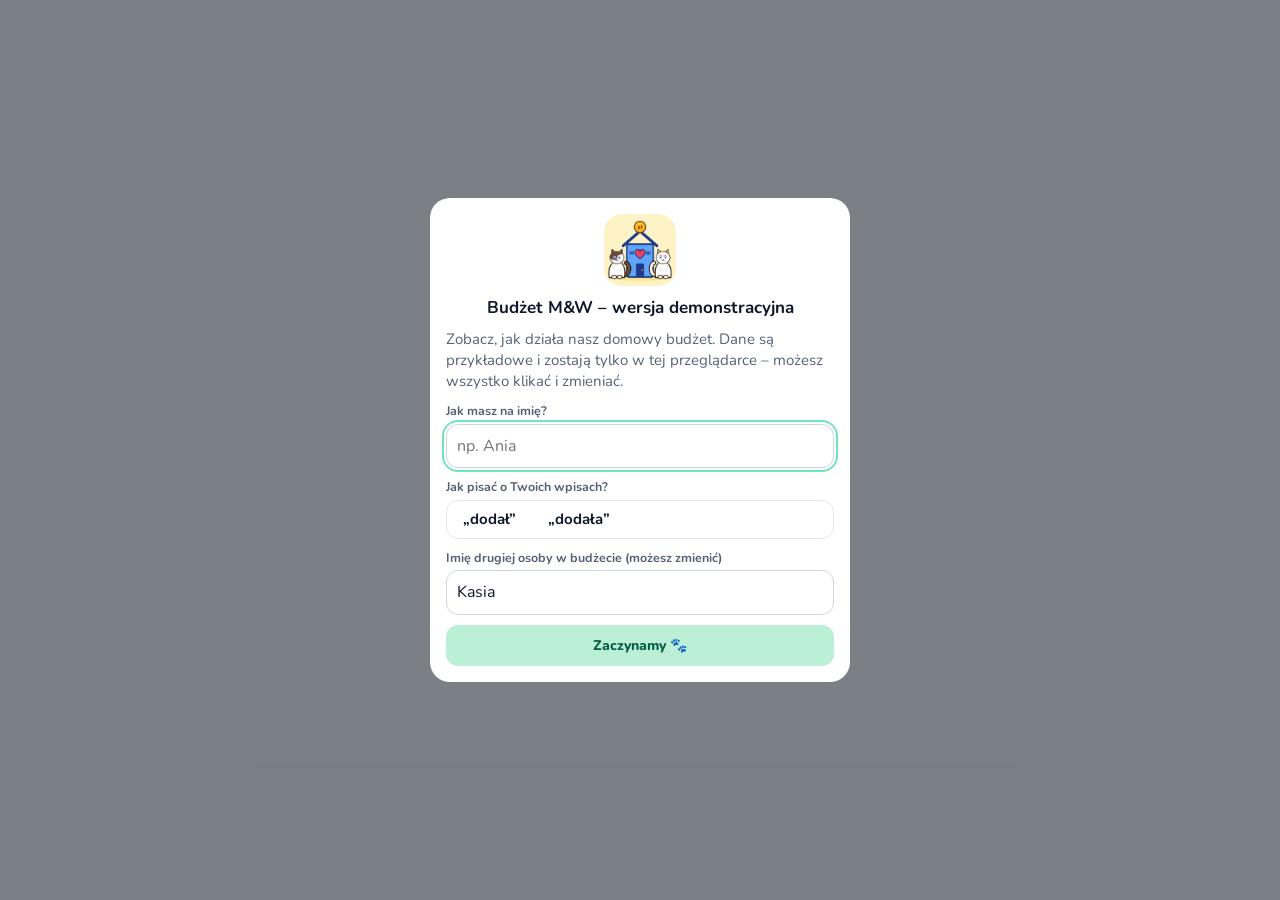
<file: demo/index.html>
<!doctype html>
<html lang="pl"><head>
<meta charset="utf-8">
<meta name="viewport" content="width=device-width,initial-scale=1,viewport-fit=cover">
<meta name="theme-color" content="#e8edff">
<meta name="apple-mobile-web-app-capable" content="yes">
<meta name="mobile-web-app-capable" content="yes">
<meta name="apple-mobile-web-app-status-bar-style" content="default">
<meta name="apple-mobile-web-app-title" content="Budżet M&amp;W">
<title>Budżet M&amp;W – demo</title>
<meta name="robots" content="noindex">
<link rel="preconnect" href="https://fonts.googleapis.com" crossorigin>
<link rel="preconnect" href="https://fonts.gstatic.com" crossorigin>
<link rel="stylesheet" href="https://fonts.googleapis.com/css2?family=Nunito:wght@400;600;700;800;900&display=swap" crossorigin><!-- crossorigin: the service worker can keep it for offline (an opaque answer is not cached) -->
<link rel="icon" href="../icon-192.png?v=5">
<link rel="apple-touch-icon" href="../apple-touch-icon.png?v=5">
<link rel="stylesheet" href="../style.css">
</head>
<body>
<div id="login" class="login" hidden>
  <div class="lcard">
  <img src="../icon-192.png?v=5" alt="" class="licon" width="84" height="84">
  <h1>Budżet M&amp;W</h1>
  <div class="mini">Wasz wspólny domowy budżet 💛</div>
  <label class="fld"><span>E-mail</span><input id="em" type="email" autocomplete="username"></label>
  <label class="fld"><span>Hasło</span><input id="pw" type="password" autocomplete="current-password"></label>
  <button class="btn primary" id="loginBtn">Zaloguj</button>
  <div class="err" id="lerr"></div>
  <div class="lcats" id="lcats"></div>
  </div>
</div>
<div id="main" hidden>
<header class="top"><div class="in gut">
  <button class="hb" id="prevM" aria-label="Poprzedni miesiąc">‹</button>
  <div class="mlab"><b id="mlabel">Budżet M&amp;W</b><small id="sync">łączenie…</small></div>
  <button class="hb" id="nextM" aria-label="Następny miesiąc">›</button>
  <button class="hb find" id="findBtn" aria-label="Szukaj">🔍</button>
  <button class="hb today" id="todayBtn" aria-label="Na dziś">🔔</button>
  <button class="hb gear" id="gearBtn" aria-label="Ustawienia">⚙️</button>
</div></header>

<main id="app" class="gut"><div class="skel" aria-label="Wczytywanie budżetu…"><i class="sk" style="height:84px"></i><div class="sk2"><i class="sk"></i><i class="sk"></i><i class="sk"></i><i class="sk"></i></div><i class="sk" style="height:40px"></i><i class="sk" style="height:120px"></i><i class="sk" style="height:120px"></i></div></main>

<nav class="tabs" aria-label="Sekcje"><div class="in">
  <button data-tab="dash" aria-current="page"><span class="e">📊</span>Budżet</button>
  <button data-tab="tx"><span class="e">🧾</span>Rejestr</button>
  <button data-tab="fix"><span class="e">📌</span>Stałe</button>
  <button data-tab="maj"><span class="e">💰</span>Majątek</button>
</div></nav>
<button class="fab" id="addBtn" aria-label="Dodaj transakcję">+</button>

</div>

<div id="sheet" class="ov" hidden><div class="sheet" role="dialog" aria-modal="true" aria-labelledby="shTitle">
  <h2 id="shTitle">Nowa transakcja</h2>
  <div class="typeseg" id="mt" role="group" aria-label="Rodzaj">
    <button data-v="exp" aria-pressed="true">Wydatek</button><button data-v="inc" aria-pressed="false">Przychód</button><button data-v="tr" aria-pressed="false">Przelew</button>
  </div>
  <div class="g2">
    <label class="fld"><span id="maLab">Kwota (zł)</span><span class="calc"><input id="ma" inputmode="decimal" placeholder="0,00" autocomplete="off"><button type="button" class="cop" data-op="+" aria-label="Dodaj kolejną kwotę">+</button><button type="button" class="cop" data-op="-" aria-label="Odejmij kwotę">−</button></span><small class="mini" id="maSum"></small></label>
    <label class="fld"><span>Data</span><input id="md" type="date"></label>
  </div>
  <label class="fld"><span>Notatka</span><input id="mn" placeholder="np. Biedronka (opcjonalnie)" autocomplete="off"></label>
  <div class="nsug" id="mnSug" hidden></div>
  <div class="fld" id="msWrap"><span>Pozycja budżetu</span><button type="button" class="pickbtn" id="msBtn"></button><input type="hidden" id="ms"><small class="mini" id="msHint"></small>
    <div id="splitWrap" class="split" hidden><div id="splitRows"></div><button type="button" class="btn sm" id="splitAdd">+ Kolejna pozycja</button></div>
    <button type="button" class="btn sm" id="splitBtn">✂️ Podziel paragon na kilka pozycji</button></div>
  <div class="g2">
    <label class="fld"><span id="mcLab">Konto</span><select id="mc"></select></label>
    <label class="fld" id="mtoWrap" hidden><span>Na konto</span><select id="mto"></select></label>
    <label class="fld" id="mwWrap"><span>Kto</span><select id="mw"><option value="Mati">Mati</option><option value="Wercia">Wercia</option></select></label>
  </div>
  <div id="fxTr" class="fxbox" hidden><label class="fld"><span id="ma2Lab">Wpłynie na konto</span><input id="ma2" inputmode="decimal" placeholder="0,00" autocomplete="off"></label><small class="mini" id="fxRate"></small></div>
  <div id="msaveWrap" class="fxbox save" hidden><b class="mini" id="msaveLab"></b><div id="msaveRows"></div><small class="mini" id="msaveHint"></small></div>
  <div id="fxCard" class="fxbox" hidden><div class="g2"><label class="fld"><span>Waluta</span><select id="fxc"></select></label><label class="fld"><span>Kwota w walucie</span><input id="fxa" inputmode="decimal" placeholder="0,00" autocomplete="off"></label></div><small class="mini" id="fxCardRate"></small></div>
  <button type="button" class="coin" id="rnd" aria-pressed="true" hidden></button>
  <div class="fld" id="mwarWrap" hidden><span>🛡️ Gwarancja <small class="mini">– przypomnę miesiąc przed końcem</small></span><div class="g2"><select id="mwar"><option value="">bez gwarancji</option><option value="12">1 rok</option><option value="24">2 lata (rękojmia)</option><option value="36">3 lata</option><option value="60">5 lat</option><option value="date">do dnia…</option></select><input type="date" id="mward" hidden></div><small class="mini" id="mwarPh" hidden>📷 <button type="button" class="lnk" id="mwarPhBtn">Dołącz zdjęcie paragonu</button> – przyda się przy reklamacji</small></div>
  <label class="fld" id="mdebtWrap" hidden><span>🔻 Spłata zobowiązania</span><select id="mdebt"></select><small class="mini" id="mdebtHint" hidden></small></label>
  <label class="fld" id="mprojWrap" hidden><span>🏷️ Projekt</span><select id="mproj"></select></label>
  <div class="g2" id="mcarWrap" hidden><label class="fld"><span>⛽ Litry</span><input id="mlit" inputmode="decimal" placeholder="opcjonalnie" autocomplete="off"></label><label class="fld"><span>Licznik (km)</span><input id="modo" inputmode="numeric" placeholder="opcjonalnie" autocomplete="off"></label></div>
  <div class="fld" id="mforWrap" hidden><span>🤝 Za kogoś <small class="mini">– nie liczy się do budżetu, ta osoba odda</small></span><input id="mfor" list="mforL" placeholder="Kto odda? np. Tata" autocomplete="off"><datalist id="mforL"></datalist></div>
  <div class="fld" id="mulgaWrap" hidden><span>🧾 Ulga w PIT</span><select id="mulga"></select><small class="mini" id="mulgaHint" hidden></small></div>
  <div class="fld" id="mphWrap" hidden><span>📷 Zdjęcia paragonu</span><div id="mph" class="phs"></div><small class="mini" id="mphHint"></small></div>
  <input type="file" id="mphIn" accept="image/*" multiple hidden>
  <div class="xbtns"><button type="button" class="btn sm" id="fxBtn" hidden>🌍 Płatność w obcej walucie</button><button type="button" class="btn sm" id="mdebtBtn" hidden>🔻 Spłata zobowiązania</button><button type="button" class="btn sm" id="mprojBtn" hidden>🏷️ Projekt</button><button type="button" class="btn sm" id="mulgaBtn" hidden>🧾 Do ulgi w PIT</button><button type="button" class="btn sm" id="mforBtn" hidden>🤝 Za kogoś</button><button type="button" class="btn sm" id="mphBtn" hidden>📷 Zdjęcie paragonu</button></div>
  <div class="shfoot"><div class="g2"><button class="btn" id="shCancel">Anuluj</button><button class="btn primary" id="shSave">Zapisz</button></div><button class="btn sm" id="shNext">Zapisz i dodaj kolejny ›</button></div>
  <button class="btn sm" id="shRef" hidden style="align-self:center">↩️ Oznacz zwrot</button>
  <div class="mini" id="shWho" hidden style="text-align:center"></div>
  <button class="btn sm" id="shDel" hidden style="align-self:center;color:var(--exp);background:none">Usuń transakcję</button>
</div></div>

<div id="pick" class="ov" hidden><div class="sheet pick" role="dialog" aria-modal="true" aria-labelledby="pkTitle">
  <div class="r1"><h2 id="pkTitle">Wybierz pozycję</h2><button type="button" class="btn sm" id="pkClose">Zamknij</button></div>
  <input id="pq" class="pq" type="search" enterkeyhint="search" placeholder="🔍 Wpisz kilka liter, np. kaw" autocomplete="off">
  <div id="pkBody" class="pkbody"></div>
</div></div>

<div id="phv" class="ov phv" hidden><div class="phvin" role="dialog" aria-modal="true" aria-label="Zdjęcie paragonu"><img id="phvImg" alt="Zdjęcie paragonu"><div class="g2"><button class="btn" id="phvSave">💾 Zapisz w telefonie</button><button class="btn primary" id="phvClose">Zamknij</button></div></div></div>
<div id="dlg" class="ov" hidden><div class="dlg" role="dialog" aria-modal="true" id="dlgBody"></div></div>
<div id="toast" class="toast" hidden role="status"></div>
<input type="file" id="fileIn" accept=".json,.gz,application/json,application/gzip" hidden>

<!-- demo: sample data kept in this browser; Firebase replaced by a small local stand-in -->
<script src="./demo.js"></script>
<script type="importmap">{"imports":{
  "https://www.gstatic.com/firebasejs/10.14.1/firebase-app.js":"./fb-app.js",
  "https://www.gstatic.com/firebasejs/10.14.1/firebase-auth.js":"./fb-auth.js",
  "https://www.gstatic.com/firebasejs/10.14.1/firebase-firestore.js":"./fb-firestore.js"}}</script>
<script type="module" src="../js/app.js"></script>
</body>
</html>
</file>
<file: style.css>
/* Layout: one-column mobile ledger — navy header, white cards on cool grey, pastel category blocks, fixed bottom tab bar. Single light theme by choice (matches the original app). */
:root{
  color-scheme:light;
  --bg:#f1f5f9; --surface:#ffffff; --surface-2:#f8fafc; --fg:#0f172a; --muted:#556275; --line:#e2e8f0;
  --head:#e8edff; --head-fg:#1e293b; --head-muted:#475569;
  --inc:#047857; --exp:#e11d48; --tr:#4f46e5; --adj:#b45309; --inv:#7c3aed;
  --font:"Nunito",system-ui,-apple-system,"Segoe UI",Roboto,sans-serif;
  /* accent of this phone (⚙️ → Wygląd): buttons, chosen tab, the ➕ button, the greeting */
  --a-btn:#bbf0d6; --a-seg:#c7f0dd; --a-box:#a7f3d0; --a-line:#6ee7b7; --a-ink:#065f46; --a-dk:#047857; --a-sh:16 185 129;
  --g1:#f0fdf9; --g2:#e6f7ef; --g3:#e0f2fe; --g-line:#c7f0dd; --g-t:#0f3d2e;
}
body[data-acc=pink]{--a-btn:#fbcfe8;--a-seg:#fce7f3;--a-box:#fbcfe8;--a-line:#f9a8d4;--a-ink:#9d174d;--a-dk:#db2777;--a-sh:236 72 153;--g1:#fff1f7;--g2:#fce7f3;--g3:#fbcfe8;--g-line:#fbcfe8;--g-t:#831843}
body[data-acc=lav]{--a-btn:#ddd6fe;--a-seg:#ede9fe;--a-box:#ddd6fe;--a-line:#c4b5fd;--a-ink:#5b21b6;--a-dk:#7c3aed;--a-sh:139 92 246;--g1:#faf5ff;--g2:#f3e8ff;--g3:#e0e7ff;--g-line:#e9d5ff;--g-t:#3b0764}
body[data-acc=sky]{--a-btn:#bae6fd;--a-seg:#e0f2fe;--a-box:#bae6fd;--a-line:#7dd3fc;--a-ink:#075985;--a-dk:#0369a1;--a-sh:14 165 233;--g1:#f0f9ff;--g2:#e0f2fe;--g3:#e0e7ff;--g-line:#bae6fd;--g-t:#0c4a6e}
body[data-acc=peach]{--a-btn:#fed7aa;--a-seg:#ffedd5;--a-box:#fed7aa;--a-line:#fdba74;--a-ink:#9a3412;--a-dk:#c2410c;--a-sh:249 115 22;--g1:#fff7ed;--g2:#ffedd5;--g3:#fef3c7;--g-line:#fed7aa;--g-t:#7c2d12}
body[data-acc=lemon]{--a-btn:#fef08a;--a-seg:#fef9c3;--a-box:#fef08a;--a-line:#fde047;--a-ink:#854d0e;--a-dk:#a16207;--a-sh:234 179 8;--g1:#fefce8;--g2:#fef9c3;--g3:#ecfccb;--g-line:#fef08a;--g-t:#713f12}
/* text size of this phone: A / A+ / A++ (the header and the tab bar stay as they are) */
body[data-size="1"] #app,body[data-size="1"] .sheet,body[data-size="1"] .dlg{zoom:1.08}
body[data-size="2"] #app,body[data-size="2"] .sheet,body[data-size="2"] .dlg{zoom:1.17}
*{box-sizing:border-box}
html{padding-top:env(safe-area-inset-top,0px)}
/* no double-tap zoom (pinch still works); JS in app.js catches the rest on iPhone */
*{touch-action:manipulation}
body{margin:0}
img{max-width:100%}
[hidden]{display:none!important}
body{background:var(--bg);transition:background-color .4s ease;color:var(--fg);font-family:var(--font);font-size:15px;line-height:1.4;padding-bottom:calc(150px + env(safe-area-inset-bottom,0px))}
body::before{content:"";position:fixed;inset:0 0 auto;height:env(safe-area-inset-top,0px);z-index:10;background:var(--head)}
input,select,button{font:inherit;color:inherit}
input,select{font-size:16px}
button{cursor:pointer;background:none;border:0;padding:0}
:focus-visible{outline:2px solid var(--a-line);outline-offset:2px}
.gut{padding-left:max(12px,env(safe-area-inset-left,0px));padding-right:max(12px,env(safe-area-inset-right,0px))}
@media (min-width:420px){.gut{padding-left:max(16px,env(safe-area-inset-left,0px));padding-right:max(16px,env(safe-area-inset-right,0px))}}
.num{font-variant-numeric:tabular-nums;font-weight:800;white-space:nowrap}
.mini{color:var(--muted);font-size:12.5px}

/* header */
.top{position:sticky;top:env(safe-area-inset-top,0px);z-index:9;background:var(--head);color:var(--head-fg);border-bottom:1px solid var(--head-line,#d9e0fb);transition:background-color .4s ease}
.top .in{max-width:760px;margin:0 auto;display:grid;grid-template-columns:40px 1fr 40px 38px 38px 38px;align-items:center;padding-block:6px}
/* header buttons: the icon always in the middle; 🔍 🔔 ⚙️ the same size */
.hb{height:44px;border-radius:12px;font-size:24px;line-height:1;color:var(--head-fg);display:flex;align-items:center;justify-content:center;padding:0}
.hb.find,.hb.today,.hb.gear{font-size:18px}
.hb[aria-current=page]{background:rgb(30 41 59 / .08)}
.mlab{text-align:center;min-width:0}
.mlab b{display:block;font-size:16.5px;font-weight:800;white-space:nowrap;overflow:hidden;text-overflow:ellipsis}
.mlab small{display:block;font-size:12px;color:var(--head-muted)}

main{max-width:760px;margin:0 auto;padding-block:12px;display:flex;flex-direction:column;gap:12px}
.h2{font-size:12.5px;font-weight:800;text-transform:uppercase;letter-spacing:.06em;color:var(--muted);margin:4px 4px -4px}

/* KPI tiles */
.kpis{display:grid;grid-template-columns:1fr 1fr;gap:8px}
.kpi{border-radius:16px;padding:12px;border:1px solid;min-width:0}
.kpi .l{font-size:11.5px;font-weight:800;text-transform:uppercase;letter-spacing:.05em}
.kpi .v{font-size:23px;font-weight:900;margin-top:2px;overflow:hidden;text-overflow:ellipsis}
.kpi .s{font-size:12.5px;opacity:.8;margin-top:2px}
.kbtn{width:100%;text-align:left;border-style:solid}
.kbtn:active{transform:scale(.98)}
.k-em{background:#ecfdf5;border-color:#a7f3d0} .k-ro{background:#fff1f2;border-color:#fecdd3}
.k-sk{background:#f0f9ff;border-color:#bae6fd} .k-in{background:#eef2ff;border-color:#c7d2fe}

/* budget status: pill with symbol + thin progress bar in a pastel state colour + one line of text */
.pill{display:inline-flex;align-items:center;gap:4px;border-radius:999px;padding:2px 8px;font-size:12px;font-weight:800;white-space:nowrap;background:#fff;border:1.5px solid currentColor;font-variant-numeric:tabular-nums}
.pill.ok{color:#047857} .pill.near{color:#b45309} .pill.over{color:#be123c;background:#ffe4e6;border-color:#fda4af} .pill.zero{color:#64748b;border-style:dashed;background:transparent} .pill.full{color:#047857} .pill.low{color:#1e40af}
.bar{height:6px;border-radius:6px;background:rgb(15 23 42 / .08);overflow:hidden}
.bar i{display:block;height:100%;border-radius:6px;background:#7fd6ae}
.bar.near i{background:#f2c45f} .bar.full i{background:#5cc99c} .bar.low i{background:#93c5fd}
.bar.over i{width:100%!important;background:repeating-linear-gradient(-45deg,#f6a5bf 0 6px,#fbc8d6 6px 12px)}
.smsg{font-size:12.5px;font-weight:700;color:var(--c3,#334155)}
.smsg.over{color:#be123c} .smsg.near{color:#a16207} .smsg.low{color:#1e40af}
.sub.dim,.cat.dim .ch{opacity:.6}
.bfilt button{font-size:13px;padding:9px 2px}

/* categories */
.cat{border-radius:16px;overflow:hidden;border:1px solid rgb(15 23 42 / .07);background:var(--c2)}
.ch{width:100%;text-align:left;padding:12px;background:var(--c);display:flex;flex-direction:column;gap:7px}
.r1{display:flex;justify-content:space-between;align-items:center;gap:8px}
.r1 .nm{font-size:13.5px;font-weight:800;min-width:0;color:var(--c3)}
.chev{display:inline-block;width:14px}
.trio{display:grid;grid-template-columns:1fr 1fr;gap:8px;font-size:12px;align-items:end}
.trio span{display:flex;flex-direction:column;min-width:0}
.trio em{font-style:normal;font-size:11.5px;font-weight:700;text-transform:uppercase;letter-spacing:.04em;opacity:.75}
.trio b{font-variant-numeric:tabular-nums;font-size:15px;font-weight:800}
.sub{padding:9px 12px;border-top:1px solid rgb(15 23 42 / .06);display:flex;flex-direction:column;gap:5px}
.sub .n{font-weight:700;font-size:14px;min-width:0}
/* 🔎 the position name = a link to its entries */
.sub .subln{background:none;border:0;padding:4px 0;margin:-4px 0;font:inherit;font-weight:700;font-size:14px;color:inherit;text-align:left;cursor:pointer;display:inline-flex;align-items:center;gap:4px;min-height:32px}
.sub .subln i{font-style:normal;color:var(--muted);font-weight:800;font-size:15px}
.sub .trio span{flex-direction:row;flex-wrap:wrap;align-items:center;gap:2px 6px}
.sub .trio em{flex:none}
.planin{width:100%;max-width:110px;text-align:right;border:1px solid rgb(15 23 42 / .15);background:#fff;border-radius:9px;padding:4px 8px;font-weight:700;font-variant-numeric:tabular-nums}

/* register */
.day{font-size:12.5px;font-weight:800;text-transform:uppercase;letter-spacing:.05em;color:var(--muted);padding:4px 4px 0}
.list{background:var(--surface);border:1px solid var(--line);border-radius:16px;overflow:hidden}
/* 🔎 the entries of a position (subTx): the whole dialog is one scrolling page (no list scrolling inside it – iPhone Safari moved the page underneath instead),
   .list would cut the rows (overflow:hidden), the buttons stay stuck at the bottom */
.list.subtx{overflow:visible;flex-shrink:0}
.dlg .stfoot{position:sticky;bottom:-16px;margin:0 -16px -16px;padding:10px 16px 16px;background:#fff;border-top:1px solid var(--line);display:flex;flex-direction:column;gap:8px;flex-shrink:0}
.dlg>*{flex-shrink:0}
.dlg{-webkit-overflow-scrolling:touch}
.tx{display:flex;align-items:center;gap:10px;padding:8px 12px;border-top:1px solid var(--line);width:100%;text-align:left;-webkit-touch-callout:none;-webkit-user-select:none;user-select:none}
.tx:first-child{border-top:0}
.tx .info{flex:1;min-width:0;font-size:13.5px}
.tico{flex:none;width:32px;height:32px;border-radius:10px;display:grid;place-items:center;font-size:16px;background:var(--c,#eef2ff)}
.tico.n{background:#eef2ff}
.tx .info b{display:block;font-size:14.5px;overflow-wrap:anywhere}
.tx .meta{display:block;color:var(--muted);font-size:12.5px;white-space:nowrap;overflow:hidden;text-overflow:ellipsis}
.tx .amt{text-align:right;font-size:15.5px}
.t-inc{color:var(--inc)} .t-exp{color:var(--exp)} .t-tr{color:var(--tr)} .t-adj{color:var(--adj)} .t-inv{color:var(--inv)}
.filters{display:flex;flex-direction:column;gap:8px}
.filters input{width:100%;border:1px solid #cbd5e1;background:#fff;border-radius:12px;padding:10px 12px}
.frow{display:flex;gap:6px;overflow-x:auto;padding-bottom:2px;scrollbar-width:none}
.frow::-webkit-scrollbar{display:none}
.filters .frow{display:grid;grid-template-columns:1fr 1fr;overflow:visible}.filters .frow select{width:100%;max-width:none;min-width:0}.filters .frow select:last-child:nth-child(odd){grid-column:1/-1}
.frow select{flex:none;max-width:210px;border:1px solid #cbd5e1;background:#fff;border-radius:999px;padding:6px 10px;font-size:16px}
.chart .frow{overflow:visible}.chart .frow select{flex:1 1 0;min-width:0;max-width:none}
.fsum{font-size:13px;padding:2px 4px;color:var(--muted)}
.fsum b{color:var(--fg)}
.empty{text-align:center;color:var(--muted);padding:36px 12px;font-size:14px}

/* accounts / savings */
.worth{background:linear-gradient(135deg,#f5f3ff 0%,#e8edff 55%,#dbe4ff 100%);color:#1e293b;border:1px solid #d9e0fb;border-radius:16px;padding:16px;display:flex;flex-direction:column;gap:2px}
.worth.mati{background:linear-gradient(135deg,#f0f9ff 0%,#e0f2fe 50%,#cfe6fd 100%);border-color:#bfdbfe}
.worth.mati .l,.worth.mati .s{color:#1e40af}
.worth.mati .v{color:#1d4ed8}
.worth.wsp{background:linear-gradient(135deg,#f0fdf9 0%,#dcfce7 55%,#ccf5e1 100%);border-color:#bbf7d0}
.worth.wsp .l,.worth.wsp .s{color:#166534}
.worth.wsp .v{color:#047857}
.worth .l{font-size:13px;color:var(--head-muted)}
/* 👛 Konta: whose accounts – small round buttons at the top of the total card */
.wchips{display:grid;grid-template-columns:repeat(4,minmax(0,1fr));gap:5px;margin-bottom:10px}.wchips button{white-space:nowrap;overflow:hidden;text-overflow:ellipsis;border-radius:999px;padding:6px 4px;min-height:34px;font-size:13px;font-weight:800;background:rgba(255,255,255,.75);border:1.5px solid rgba(15,23,42,.08);color:#334155}
.wchips button[aria-pressed=true]{background:var(--og);border-color:var(--oc);color:#0f172a}
.worth{container-type:inline-size}@container (max-width:315px){.wchips{grid-template-columns:repeat(2,minmax(0,1fr))}}
.worth .v{font-size:32px;font-weight:900;color:#3730a3;display:flex;flex-wrap:wrap;align-items:center;gap:2px 8px;white-space:normal}
.worth .v .trend{font-size:12.5px}
.worth .s{font-size:13px;color:var(--head-muted)}
.grp-h{padding:10px 12px;font-size:12.5px;font-weight:800;letter-spacing:.05em;background:#e0f2fe;display:flex;justify-content:space-between;gap:8px}
.grp-h.sav{background:#e0e7ff} .grp-h.inv{background:#ede9fe} .grp-h.subk{background:#fef3c7}
.acc{display:flex;justify-content:space-between;gap:10px;padding:11px 12px;border-top:1px solid var(--line);font-size:13px;align-items:flex-start}
.acc .r{text-align:right}
.chip{display:inline-block;margin-top:6px;border-radius:10px;padding:7px 11px;min-height:34px;font-size:13px;font-weight:700;background:var(--a-btn);color:var(--a-ink)}

/* fixed costs checklist */
.fx{display:flex;align-items:center;gap:12px;padding:11px 12px;border-top:1px solid var(--line)}
.fx:first-child{border-top:0}
.box{flex:none;width:30px;height:30px;border-radius:9px;border:2px solid #94a3b8;display:grid;place-items:center;font-size:18px;font-weight:900;color:#fff;background:#fff}
.box[aria-checked=true]{background:var(--a-box);border-color:var(--a-line);color:var(--a-ink)}
.fx .info{flex:1;min-width:0;text-align:left}
.fx .info b{display:block;font-size:14px}
.fx.done .info b{text-decoration:line-through;color:var(--muted)}
.late{color:#be123c;font-weight:800}
.alert{display:flex;flex-direction:column;gap:6px;background:#fff7ed;border:1px solid #fdba74;border-radius:16px;padding:10px 12px;width:100%;text-align:left}
.alert b{font-size:13.5px}
.alert.info{background:#eff6ff;border-color:#93c5fd}
.trend{display:inline-flex;align-items:center;gap:3px;border-radius:999px;padding:2px 8px;font-weight:800;font-size:12px;white-space:nowrap;font-variant-numeric:tabular-nums}
.trend.up{background:#c7f0dd;color:#166534}
.trend.down{background:#ffe4e6;color:#be123c}
.kpi .tr{margin-top:5px}
.prog{display:flex;flex-direction:column;gap:8px;background:var(--surface);border:1px solid var(--line);border-radius:16px;padding:12px}

/* badges and chart cards */
.badge{display:inline-block;font-size:11.5px;font-weight:800;border-radius:6px;padding:2px 6px;background:#ede9fe;color:#5b21b6;margin-right:4px}
.chart{background:var(--surface);border:1px solid var(--line);border-radius:16px;padding:12px;display:flex;flex-direction:column;gap:10px}
.ct{display:flex;flex-direction:column;gap:1px}
.ct b{font-size:15px}
.chart svg{width:100%;height:auto;display:block;overflow:visible}
.chart .gl{stroke:#e2e8f0;stroke-width:1}
.chart .gl.base{stroke:#94a3b8}
.chart .ax{font-size:11px;fill:#64748b;font-variant-numeric:tabular-nums}
.chart .hit{cursor:pointer}
.chart .hit.sel{fill:rgb(15 23 42 / .06)}
.chart .mk{cursor:pointer}
.chart .mk.sel{stroke-width:36}
.chart .tip{min-height:1.4em;color:#64748b}
.chart .tip.on{color:var(--fg);font-weight:700}
.donut{max-width:190px;margin:0 auto}
.donut .dc1{font-size:19px;font-weight:800;fill:#0f172a;font-variant-numeric:tabular-nums}
.donut .dc2{font-size:12px;fill:#64748b}
.dwrap{display:flex;flex-direction:column;gap:20px}
@media (min-width:560px){.dwrap{flex-direction:row;align-items:center}.dwrap .donut{flex:none;width:190px}.dwrap .hbl{flex:1}}
.lg{display:flex;flex-wrap:wrap;gap:6px 14px;font-size:13px}
.lg span{display:inline-flex;align-items:center;gap:6px}
.lg i,.hl i{display:inline-block;width:10px;height:10px;border-radius:3px;flex:none}
.hbl{display:flex;flex-direction:column;gap:12px}
.hr{display:flex;flex-direction:column;gap:4px;cursor:pointer}
.hr .r1{font-size:13.5px}
.hl{display:inline-flex;align-items:center;gap:6px;min-width:0;font-weight:600}
.hr em{font-style:normal;color:#64748b;font-weight:600;font-size:12px}
.hbar{height:6px;border-radius:6px;background:#f1f5f9;overflow:hidden}
.hbar i{display:block;height:100%;border-radius:6px}
/* 🧭 doradca: koło majątku, klasy, analiza funduszy */
.arows{display:flex;flex-direction:column;gap:4px;min-width:0;flex:1}
.arow{display:flex;align-items:center;gap:8px;width:100%;text-align:left;background:#f8fafc;border-radius:12px;padding:9px 10px;font-size:14px;color:var(--fg);min-height:42px}
.arow i,.acls i{flex:none;width:12px;height:12px;border-radius:4px;display:inline-block}
.arow .an,.acls .an{flex:1;min-width:0;overflow:hidden;text-overflow:ellipsis;font-weight:700}
.acls .an i{margin-right:6px;vertical-align:-1px}
.arow .an small{font-weight:600;color:#64748b}
.areal .an small{display:block;margin-top:2px;white-space:normal;line-height:1.35}
.arow em,.acls em{font-style:normal;color:#64748b;font-size:12.5px;font-weight:700}
.arow .ar{color:#94a3b8;font-weight:800}
.arow.asub{background:#fff;border:1px solid #eef0f4;font-size:13px;min-height:38px;padding:7px 10px}
/* the main rows of the wheel (🏠 Nieruchomości, groups): at a big font the name keeps whole words – the amounts move to a second line instead of „Nieruchom…” */
.arow:not(.asub){flex-wrap:wrap;row-gap:2px}.arow:not(.asub) .an{flex:1 1 10em;text-overflow:clip}.arow:not(.asub) .an+.num,.arow:not(.asub) em{margin-left:auto}
.acls{display:flex;flex-direction:column;gap:4px;padding:6px 0;border-top:1px solid #eef0f4}.acls:first-child{border-top:0}
.aetf{display:flex;flex-direction:column;gap:3px;padding:8px 0;border-top:1px solid #eef0f4}.aetf .chip{align-self:flex-start}
.aetf b small{font-weight:600;color:#64748b}
.k-am{background:#fffbeb;border-color:#fde68a}
.advk{display:grid;grid-template-columns:1fr 1fr;gap:8px}.advk .kpi{min-width:0}.advk .v{font-size:17px;overflow-wrap:anywhere}
.advk button.kpi{text-align:left;position:relative;font:inherit;color:inherit;width:100%}.advk .kmore{position:absolute;right:10px;top:10px;color:#94a3b8;font-weight:800}
.advk .v{white-space:normal;overflow:visible;line-height:1.2}
.wrow{border-top:1px solid #eef0f4;padding:8px 0}.wrow summary{display:flex;gap:8px;align-items:center;list-style:none;cursor:pointer;font-weight:700}.wrow summary::-webkit-details-marker{display:none}.wrow summary .an{flex:1;min-width:0}.wrow .mini{margin-top:4px}
.where select{width:100%}
.seg.seg5{display:grid;grid-template-columns:repeat(5,1fr);width:100%}.seg.seg5 button{padding:8px 2px;font-size:13px}
.buy{display:flex;flex-direction:column;gap:2px;padding:8px 0;border-top:1px solid #eef0f4}
.ankq{font-size:17px;font-weight:800;line-height:1.35}
.ankcat{display:flex;justify-content:center}.ankcat svg{max-width:150px;max-height:110px}
.ankopts{display:flex;flex-direction:column;gap:6px}.ankopts .btn{text-align:left;justify-content:flex-start;white-space:normal;min-height:44px}
.ank textarea{width:100%;border:1.5px solid #e2e8f0;border-radius:12px;padding:10px;font:inherit;font-size:15px;resize:vertical}
.anrow{display:grid;grid-template-columns:1fr 1fr;gap:6px;align-items:center}.anrow b{grid-column:1/-1}.anrow input,.anrow select{min-width:0;width:100%;border:1.5px solid #e2e8f0;border-radius:10px;padding:8px;font:inherit}.anrow select{grid-column:1/-1}
.pbars{display:flex;flex-direction:column;gap:6px;margin-top:4px}
.pg{display:flex;flex-direction:column;gap:3px}.pg em{font-style:normal;color:#64748b;font-weight:700;font-size:12px}
.pbar{position:relative;height:10px;border-radius:6px;background:#f1f5f9}
.pbar .band{position:absolute;top:0;bottom:0;background:#bbf7d0;border-radius:6px;min-width:3px}
.pbar .tgt,.pbar .now{position:absolute;top:-3px;width:4px;height:16px;border-radius:3px;margin-left:-2px;background:#64748b}
.pbar .now.ok{background:#22c55e}.pbar .now.low{background:#f59e0b}.pbar .now.high{background:#fb7185}
.pg.low b,.pg.high b{color:#b45309}
.erow{display:grid;grid-template-columns:auto 1fr auto;gap:8px;padding:3px 0}.erow span:nth-child(2){min-width:0;overflow:hidden;text-overflow:ellipsis;white-space:nowrap}
.stack{display:flex;gap:2px;height:12px;border-radius:6px;overflow:hidden}
.stack i{display:block;height:100%;cursor:pointer}
.dl{display:inline-block;font-weight:800;font-size:12px;border-radius:999px;padding:1px 6px;opacity:1}
.dl.good{background:#dcfce7;color:#166534}.dl.bad{background:#ffe4e6;color:#9f1239}.dl.flat{background:#f1f5f9;color:#475569}
.kpi .s .dl{margin-left:2px}
.note{background:#ecfdf5;border:1px solid #a7f3d0;border-radius:14px;padding:10px 12px;font-size:13.5px}
.note.bad{background:#fff1f2;border-color:#fecdd3}
.chg{display:grid;grid-template-columns:1fr 1fr;gap:12px;font-size:13px}
.chg>div{display:flex;flex-direction:column;gap:5px;min-width:0}
.chg .r1 span{min-width:0;overflow:hidden;text-overflow:ellipsis;white-space:nowrap}
.facts{display:flex;flex-direction:column;gap:6px;font-size:13.5px}
.tw{overflow-x:auto}
.tbl{width:100%;border-collapse:collapse;font-size:13px}
.tbl th{text-align:right;font-size:12px;text-transform:uppercase;letter-spacing:.04em;color:#64748b;padding:6px 6px;border-bottom:1px solid var(--line)}
.tbl th:first-child,.tbl td:first-child{text-align:left}
.tbl td{text-align:right;padding:6px;border-bottom:1px solid #f1f5f9;white-space:nowrap}
/* narrow phone or big text: short month names in tables (Paź instead of Październik), so every column fits */
.tbl .msh{display:none}
@media (max-width:340px){.tbl .mf{display:none}.tbl .msh{display:inline}.tbl td,.tbl th{padding:6px 4px}}
@media (max-width:380px){body[data-size="1"] .tbl .mf{display:none}body[data-size="1"] .tbl .msh{display:inline}}
@media (max-width:430px){body[data-size="2"] .tbl .mf{display:none}body[data-size="2"] .tbl .msh{display:inline}body[data-size="2"] .tbl td,body[data-size="2"] .tbl th{padding:6px 4px}body[data-size="2"] .tbl th{letter-spacing:0}}
.tbl tr.tot td{font-weight:800;border-top:2px solid var(--line)}
.seg.seg4{display:grid;grid-template-columns:repeat(4,1fr);width:100%}
.seg.seg4 button{padding:9px 2px;font-size:14px}
.ptab{display:flex;flex-direction:column;gap:12px}
.seg.seg4 button.wbtn[aria-pressed=true]{background:#f9a8d4;color:#831843}
.pink .worth{background:linear-gradient(135deg,#fff1f7 0%,#fce7f3 45%,#fbcfe8 100%);color:#831843;position:relative;overflow:hidden;border:1px solid #fbcfe8}
.pink .worth>*{position:relative;z-index:1}
.pink .worth .l,.pink .worth .s{color:#9d174d}
.pink .worth .v{color:#db2777}
.pink .worth .flowers{position:absolute;right:-6px;bottom:-4px;width:150px;height:auto;z-index:0;opacity:.95}
.pink .worth .s{max-width:62%}
.pink .grp-h{background:#fce7f3;color:#831843}
.pink .list,.pink .goal{border-color:#fbcfe8}
.pink .chip{background:#fdf2f8;color:#be185d}
.pink .gbar{background:#fce7f3}
.pink .gbar i{background:linear-gradient(90deg,#fbcfe8,#f9a8d4)}
.pink .btn.primary{background:#fbcfe8;color:#9d174d}
.pink .btn.dark{background:#fce7f3;color:#9d174d}
.pink .envtop{background:linear-gradient(135deg,#fce7f3,#fbcfe8);color:#831843}
.pink .envtop .mini{color:#9d174d}
.pink .envtop .big{color:#db2777}
.pink .h2{color:#be185d}
.pink .badge{background:#fce7f3;color:#be185d}
.pink .chip[style]{background:#fae8ff!important;color:#a21caf!important}
.pink .trend.up{background:#fbcfe8;color:#9d174d}
.greet{display:flex;align-items:center;gap:8px;border-radius:16px;padding:14px 12px 10px 16px;background:linear-gradient(135deg,var(--g1),var(--g2) 55%,var(--g3));border:1px solid var(--g-line);overflow:hidden}
.greet .gtxt{flex:1;min-width:0;display:flex;flex-direction:column;gap:4px}
.greet b{font-size:18px;font-weight:900;color:var(--g-t)}
.greet span{font-size:14.5px;color:var(--g-t);line-height:1.4}
/* the concrete thing in a cats' message is bold (the title above stays the only big text) */
.greet span b{font-size:inherit;font-weight:800;color:var(--g-t)}
.cico{display:inline-grid;place-items:center;width:26px;height:26px;border-radius:9px;background:rgb(255 255 255 / .7);margin-right:7px;font-size:14px;vertical-align:middle}
.ecats.sm svg{width:110px}
.confetti{position:fixed;inset:0;pointer-events:none;z-index:80;overflow:hidden}
.confetti i{position:absolute;top:-14px;width:9px;height:14px;border-radius:3px;animation:fall 2.4s cubic-bezier(.2,.6,.4,1) forwards}
@keyframes fall{to{transform:translateY(105vh) rotate(540deg);opacity:.85}}
.box.pop{animation:pop .45s ease}
@keyframes pop{0%{transform:scale(.6)}60%{transform:scale(1.18)}100%{transform:scale(1)}}
.seg.seg2{display:grid;grid-template-columns:1fr 1fr;width:100%}
.seg.seg2 button{padding:9px 4px;font-size:14px}
.recgrid{display:grid;grid-template-columns:repeat(3,1fr);gap:8px;margin-top:6px}
.recgrid b{font-size:15px}
.recrow{display:flex;justify-content:space-between;align-items:center;gap:10px;padding:10px 12px;border-top:1px solid var(--line);font-size:13px}
.rdiff{font-size:12px;font-weight:800;min-height:0}
.seg.seg3{display:grid;grid-template-columns:repeat(3,1fr);width:100%}
.seg.seg3 button{padding:9px 4px}
.envtop{display:flex;justify-content:space-between;align-items:center;gap:10px;background:linear-gradient(135deg,#f5f3ff,#e8edff);color:#1e293b;border:1px solid #d9e0fb;border-radius:16px;padding:14px 16px}
.envtop .mini{color:#64748b}
.envtop .big{font-size:26px;color:#047857}
.envtop.neg .big{color:#be123c}
.cush{display:flex;align-items:baseline;gap:8px}
.cush .num{font-size:30px}
.goal{background:var(--surface);border:1px solid var(--line);border-radius:16px;padding:12px;display:flex;flex-direction:column;gap:7px}
.goal b{font-size:14.5px}
.gbar{height:8px;border-radius:8px;background:#e0e7ff;overflow:hidden}
.gbar i{display:block;height:100%;border-radius:8px;background:linear-gradient(90deg,#a5b4fc,#6ee7b7)}
.lots{border-top:1px solid var(--line)}

/* settings + buttons */
.card{background:var(--surface);border:1px solid var(--line);border-radius:16px;padding:12px;display:flex;flex-direction:column;gap:8px;font-size:13px}
.card h3{margin:0;font-size:15px}
.rowx{display:flex;justify-content:space-between;align-items:center;gap:8px;border-top:1px solid var(--line);padding-top:8px;flex-wrap:wrap}
.tags{display:flex;flex-wrap:wrap;gap:6px}
.tag{display:inline-flex;align-items:center;background:var(--surface-2);border:1px solid var(--line);border-radius:10px;font-size:13px;overflow:hidden}
.tag button{padding:9px 10px;min-height:38px}
.tag .x{color:var(--exp);border-left:1px solid var(--line);font-weight:800;min-width:38px;font-size:16px}
.seg{display:inline-flex;border:1px solid var(--line);border-radius:12px;overflow:hidden}
.seg button{padding:8px 16px;font-weight:700}
.seg button[aria-pressed=true]{background:var(--a-seg);color:var(--a-ink)}
.btns{display:flex;flex-wrap:wrap;gap:8px}
.btn{border-radius:12px;padding:11px 14px;font-weight:800;font-size:14px;text-align:center;background:#f1f5f9}
.btn.primary{background:var(--a-btn);color:var(--a-ink)}
.btn.dark{background:var(--a-seg);color:var(--a-ink)}
.btn.danger{background:#ffd5dc;color:#9f1239}
.btn.sm{padding:8px 12px;font-size:13px;border-radius:10px;min-height:36px}
.diag{color:var(--muted);font-size:12px;overflow-wrap:anywhere}

/* bottom tabs */
.tabs{position:fixed;left:0;right:0;bottom:0;z-index:20;background:#fff;border-top:1px solid var(--line);padding-bottom:env(safe-area-inset-bottom,0px)}
.tabs .in{max-width:760px;margin:0 auto;display:grid;grid-template-columns:repeat(4,1fr)}
.tabs button{padding:8px 0 9px;font-size:12px;font-weight:700;color:#475569;display:flex;flex-direction:column;align-items:center;gap:1px;line-height:1.2}
.tabs button .e{font-size:20px;line-height:1.2;filter:grayscale(.35);opacity:.8}
.tabs button[aria-current=page]{color:var(--a-dk)}
.tabs button[aria-current=page] .e{filter:none;opacity:1}

.fab{transition:transform .25s ease,opacity .25s ease;position:fixed;z-index:25;right:max(16px,env(safe-area-inset-right,0px));bottom:calc(72px + env(safe-area-inset-bottom,0px));width:58px;height:58px;border-radius:20px;background:var(--a-box);color:var(--a-ink);font-size:34px;font-weight:500;line-height:1;display:grid;place-items:center;box-shadow:0 6px 16px rgb(var(--a-sh) / .28);border:1px solid var(--a-line)}
.fab:active{transform:scale(.95)}
.fab.away{transform:translateY(110px);opacity:0;pointer-events:none}
/* sheet + dialog */
.ov{position:fixed;inset:0;z-index:50;background:rgb(2 6 23 / .5);display:flex;align-items:flex-end;justify-content:center}
/* an open window (sheet, dialog) scrolls only itself – the page underneath stays put (iPhone moved the Budget under a list) */
.ov,.sheet,.dlg{overscroll-behavior:contain}
html:has(.ov:not([hidden])),html:has(.ov:not([hidden])) body{overflow:hidden}
.sheet{background:#fff;width:100%;max-width:520px;border-radius:24px 24px 0 0;padding:16px max(16px,env(safe-area-inset-right,0px)) calc(16px + env(safe-area-inset-bottom,0px)) max(16px,env(safe-area-inset-left,0px));display:flex;flex-direction:column;gap:8px;max-height:92%;overflow-y:auto}
.sheet h2,.dlg h2{margin:0;font-size:17px}
.typeseg{display:grid;grid-template-columns:repeat(3,1fr);border:1px solid var(--line);border-radius:12px;overflow:hidden}
.typeseg button{padding:10px 0;font-weight:800;font-size:13.5px}
.typeseg button[aria-pressed=true][data-v=exp]{background:#ffd5dc;color:#9f1239}
.typeseg button[aria-pressed=true][data-v=inc]{background:#c7f0dd;color:#065f46}
.typeseg button[aria-pressed=true][data-v=tr]{background:#dfe5ff;color:#3730a3}
.g2{display:grid;grid-template-columns:1fr 1fr;gap:8px}
.g2>*{min-width:0}
/* iPhone: a date field keeps its own width and pushes the sheet off the screen – let it fit its column */
.fld input[type=date]{-webkit-appearance:none;appearance:none;display:block;min-height:42px;text-align:left}
.fld input[type=date]::-webkit-date-and-time-value{text-align:left}
/* a long sheet scrolls – nothing in it may be squeezed (Safari flattened the Wydatek | Przychód | Przelew bar) */
.sheet>*{flex-shrink:0}
.xbtns{display:flex;flex-wrap:wrap;gap:6px}.xbtns:not(:has(button:not([hidden]))){display:none}
.fld{display:flex;flex-direction:column;gap:4px;min-width:0}
.fld>span{font-size:12.5px;font-weight:700;color:var(--muted)}
.fld input,.fld select{width:100%;border:1px solid #cbd5e1;background:#fff;border-radius:12px;padding:10px;min-width:0}
#ma{font-weight:800;font-size:20px}
.dlg{background:#fff;width:calc(100% - 24px);max-width:420px;border-radius:20px;padding:16px;margin-bottom:max(20px,env(safe-area-inset-bottom,0px));display:flex;flex-direction:column;gap:10px;max-height:88%;overflow-y:auto}
.dlg .dtext{margin:0;color:var(--muted);white-space:pre-line}
.toast{display:flex;align-items:center;gap:14px;position:fixed;left:50%;transform:translateX(-50%);bottom:calc(140px + env(safe-area-inset-bottom,0px));z-index:60;background:#334155;color:#fff;padding:10px 14px;border-radius:12px;font-size:13.5px;font-weight:600;max-width:calc(100% - 32px);box-shadow:0 6px 20px rgb(0 0 0 / .25)}
.toast[data-kind=bad]{background:#9f1239}
.toast .tbtn{color:var(--a-line);font-weight:800;text-decoration:underline;text-underline-offset:3px;padding:4px 2px;white-space:nowrap}
.demob{background:#fef9c3;border:1px solid #fde68a;border-radius:12px;padding:7px 10px;font-size:12.5px;color:#854d0e;display:flex;flex-wrap:wrap;gap:4px 8px;align-items:center}
.demob button{font-weight:800;text-decoration:underline;text-underline-offset:3px;color:#854d0e}
.load{text-align:center;color:var(--muted);padding:60px 16px}
/* loading: a sketch of the screen */
.skel{display:flex;flex-direction:column;gap:12px}.skel .sk2{display:grid;grid-template-columns:1fr 1fr;gap:8px}.skel .sk2 .sk{height:74px}
.sk{display:block;border-radius:16px;background:linear-gradient(90deg,#e8eef5 0%,#f6f9fc 50%,#e8eef5 100%);background-size:200% 100%;animation:shimmer 1.3s linear infinite}
@keyframes shimmer{from{background-position:200% 0}to{background-position:-200% 0}}
/* the sticky Save at the bottom of the transaction sheet */
.shfoot{position:sticky;bottom:calc(-16px - env(safe-area-inset-bottom,0px));margin:0 -16px;padding:10px 16px calc(14px + env(safe-area-inset-bottom,0px));background:#fff;box-shadow:0 -8px 16px -10px rgb(15 23 42 / .18);display:flex;flex-direction:column;gap:6px;z-index:2}
.shfoot #shNext{align-self:center;background:none;color:var(--a-ink)}
.shfoot .btn{min-height:48px}
/* ✋ menu of an entry, 🔍 search */
.menu{display:flex;flex-direction:column;gap:8px}.menu .btn{text-align:left;min-height:48px;font-size:15px}
.fdres{display:flex;flex-direction:column;gap:2px;max-height:60vh;overflow-y:auto;margin:0 -4px}
.fdres .h2{margin:10px 4px 2px}
.fhit{display:grid;grid-template-columns:28px 1fr;column-gap:8px;align-items:center;text-align:left;padding:10px 8px;border-radius:12px;width:100%}
.fhit:active,.fhit:hover{background:var(--surface-2)}.fhit span{grid-row:span 2;font-size:20px}.fhit small{color:var(--muted);font-size:12.5px}
/* 📈 Analysis from the Budget, 💰 Majątek switch */
.anabtn{display:grid;grid-template-columns:34px 1fr auto;column-gap:8px;align-items:center;text-align:left;background:var(--surface);border:1px solid var(--line);border-radius:16px;padding:12px 14px}
.anabtn span{grid-row:span 2;font-size:24px}.anabtn b{font-size:15px}.anabtn small{color:var(--muted);font-size:12.5px}.anabtn i{grid-row:1/span 2;grid-column:3;font-style:normal;font-size:22px;color:var(--muted)}
.majseg button{font-size:14.5px;padding-block:10px}
/* shorter Budget */
.submore{display:block;width:100%;text-align:left;padding:10px 14px;font-size:13px;font-weight:700;color:var(--muted);border-top:1px dashed rgb(15 23 42 / .12)}
.emptycats{display:flex;flex-wrap:wrap;gap:6px;align-items:center;padding:0 4px}.emptycats .mini{margin-top:6px}
/* details under "więcej ›" */
details.more summary{cursor:pointer;color:var(--muted);font-size:12.5px;font-weight:700;list-style:none}details.more summary::-webkit-details-marker{display:none}
details.more[open] summary{margin-bottom:4px}
/* ⓘ a folded explanation (infoH in core.js) */
details.info{margin:2px 0}
details.info summary{cursor:pointer;list-style:none;display:inline-flex;align-items:center;min-height:32px;color:var(--muted);font-size:12.5px;font-weight:800}
details.info summary::-webkit-details-marker{display:none}
details.info[open] summary{color:var(--fg)}
details.info .mini{background:var(--surface-2);border-radius:12px;padding:8px 10px;margin-top:2px;display:block}
.greet details.info summary{min-height:28px}
/* gentle transitions when the screen changes */
@media (prefers-reduced-motion:no-preference){
  #app.anim>*{animation:fadeUp .26s ease both}#app.anim.sl>*{animation-name:fromR}#app.anim.sr>*{animation-name:fromL}
  #app.anim .bar i{animation:grow .7s cubic-bezier(.2,.8,.2,1) both;transform-origin:left center}
  .ov:not([hidden]) .sheet{animation:sheetUp .22s ease-out}
}
@keyframes fadeUp{from{opacity:0;transform:translateY(6px)}}
@keyframes fromR{from{opacity:0;transform:translateX(28px)}}
@keyframes fromL{from{opacity:0;transform:translateX(-28px)}}
@keyframes grow{from{transform:scaleX(0)}}
@keyframes sheetUp{from{transform:translateY(40px);opacity:.6}}
.login{min-height:100vh;min-height:100dvh;padding:9vh 16px 24px;background:linear-gradient(180deg,var(--head) 0%,var(--bg) 70%)}
.lcard{max-width:360px;margin:0 auto;display:flex;flex-direction:column;gap:12px;background:#fff;border:1px solid var(--head-line,#e2e8f0);border-radius:26px;padding:22px 18px 10px;box-shadow:0 10px 30px rgb(15 23 42 / .06)}
.licon{align-self:center;border-radius:22px;box-shadow:0 6px 16px rgb(15 23 42 / .12)}
.lcard h1{text-align:center}
.lcard>.mini{text-align:center;margin-top:-8px}
.lcats svg{width:150px;height:auto;display:block;margin:4px auto 0}
.login h1{margin:0;font-size:26px;font-weight:900}
.login .fld input{padding:12px}
.err{color:#be123c;font-size:13px;min-height:1em}
@media (prefers-reduced-motion:no-preference){.sheet,.dlg{animation:up .18s ease-out}@keyframes up{from{transform:translateY(16px);opacity:.6}}}

/* amount field with + / − for adding up a receipt */
.fld>span.calc{position:relative;display:block;font-size:inherit;font-weight:inherit;color:var(--fg)}
.calc input{padding-right:76px}
.cop{position:absolute;top:50%;transform:translateY(-50%);width:30px;height:30px;border-radius:9px;background:var(--a-seg);color:var(--a-ink);font-weight:900;font-size:18px;line-height:1}
.cop[data-op="+"]{right:40px}.cop[data-op="-"]{right:6px}
#maSum{min-height:0;font-weight:700;color:var(--a-ink)}

/* position picker button + picker sheet */
.pickbtn{display:flex;align-items:center;gap:10px;width:100%;min-height:52px;text-align:left;border:1px solid #cbd5e1;border-radius:14px;padding:8px 10px;background:#fff}
.pickbtn.on{background:var(--c2);border-color:var(--c4)}
.pickbtn .pt{display:flex;flex-direction:column;min-width:0}
.pickbtn .pt small{font-size:12px;font-weight:700;color:var(--c3);text-transform:uppercase;letter-spacing:.03em;overflow:hidden;text-overflow:ellipsis;white-space:nowrap}
.pickbtn .pt b{font-size:15px;overflow-wrap:anywhere}
.pickbtn .ph{color:var(--muted);font-weight:700}
.pickbtn .cico{margin-right:0;background:var(--c,#f1f5f9)}
#msHint{color:var(--a-ink);font-weight:700}
#pick{z-index:55}
.pick{max-height:88%;min-height:60%}
.pq{width:100%;border:1px solid #cbd5e1;background:#fff;border-radius:12px;padding:11px 12px;font-size:16px}
.pkbody{display:flex;flex-direction:column;gap:12px}
.pkh{font-size:12px;font-weight:800;text-transform:uppercase;letter-spacing:.06em;color:var(--muted)}
.chips{display:flex;flex-wrap:wrap;gap:6px}
.pchip{display:inline-flex;align-items:center;gap:6px;border-radius:999px;padding:7px 12px;background:var(--c2);border:1px solid var(--c4);color:var(--c3);font-weight:700;font-size:13.5px;max-width:100%}
.pchip span{overflow:hidden;text-overflow:ellipsis;white-space:nowrap}
.pchip.sug{background:#fef9c3;border-color:#fde68a;color:#854d0e}
.tiles{display:grid;grid-template-columns:1fr 1fr;gap:8px}
.ptile{display:flex;align-items:center;gap:8px;text-align:left;border-radius:14px;padding:10px;background:var(--c);color:var(--c3);font-weight:800;font-size:12.5px;min-height:52px}
.ptile .cico{margin-right:0;flex:none}
.prow{display:flex;align-items:center;gap:10px;width:100%;text-align:left;padding:11px 12px;border-top:1px solid var(--line);font-size:14.5px}
.prow:first-child{border-top:0}
.prow i{flex:none;width:10px;height:10px;border-radius:3px;background:var(--c4)}
.prow small{display:block;font-size:12px;color:var(--muted);font-weight:700}
.prow[aria-current=true]{background:var(--c2)}
.pback{align-self:flex-start}

/* split receipt rows */
.split{display:flex;flex-direction:column;gap:8px;border:1px dashed #cbd5e1;border-radius:14px;padding:10px}
.srow{display:grid;grid-template-columns:1fr 92px 40px;gap:6px;align-items:center}
.srow .pickbtn{min-height:44px;padding:6px 8px}
.srow .pickbtn .pt b{font-size:13.5px}
.srow input{width:100%;border:1px solid #cbd5e1;border-radius:10px;padding:9px 8px;text-align:right;font-weight:700}
.srow .x{color:var(--exp);font-weight:900;font-size:20px;height:44px;border-radius:10px}
#splitBtn{align-self:flex-start;background:none;color:var(--a-ink);padding-left:2px}

/* refunds in the register */
.tx .ref{font-size:12px;font-weight:700;color:var(--inc);margin-top:2px}

/* accounts by person */
.otag{display:inline-block;margin-left:6px;border-radius:999px;padding:1px 8px;font-size:11.5px;font-weight:800;vertical-align:1px}
.otag.o-m{background:#dbeafe;color:#1e40af} .otag.o-w{background:#fce7f3;color:#9d174d} .otag.o-s{background:#dcfce7;color:#166534}
.owners{display:flex;flex-direction:column}
.orow{display:flex;align-items:center;gap:10px;width:100%;text-align:left;padding:10px 2px;border-top:1px solid var(--line)}
.orow:first-child{border-top:0}
.orow>i{flex:none;width:12px;height:12px;border-radius:4px}
.orow .ot{flex:1;min-width:0;display:flex;flex-direction:column}
.orow .ot b{font-size:14.5px}
.orow .ot small{font-size:12.5px;color:var(--muted)}
.orow>.num{font-size:15.5px}
.acctabs{width:100%}
.acctabs button{padding:9px 4px;font-size:13px}
.acctabs button+button{border-left:0}
.acctabs button:nth-child(n+3){border-top:1px solid var(--line)}
.acctabs button:nth-child(even){border-left:1px solid var(--line)}

/* Bailey & Ivo */
.kot{display:block;width:100%;height:auto}
.greet .gcats{flex:none;width:86px}
.greet .gcats.w{width:128px}
.greet .gcats svg{width:100%;height:auto;display:block}
.greet .who{font-style:normal;font-weight:800}
.ecats{width:150px;margin:0 auto 10px}
.ecats.sm{width:104px}
.ecats svg{width:100%;height:auto;display:block;margin:0;opacity:.95}
.load .kot{width:min(260px,80%);margin:0 auto 14px}
.lcats .kot{width:190px;margin:4px auto 0}
.cslide{display:flex;flex-direction:column;align-items:center;gap:8px;text-align:center}
.cslide .kot{width:min(230px,72%)}
.cslide h2{font-size:18px}
.dots{display:flex;justify-content:center;gap:6px}
.dots i{width:7px;height:7px;border-radius:50%;background:#e2e8f0}
.dots i.on{background:#f9a8d4}

/* 🪙 drobne */
.coin{display:flex;align-items:center;gap:10px;width:100%;text-align:left;border-radius:14px;padding:9px 12px;background:#fef9c3;border:1.5px solid #fcd34d;color:#854d0e}
.coin .cn{font-size:24px;line-height:1}
.coin .ct{flex:1;min-width:0;display:flex;flex-direction:column}
.coin .ct b{font-size:15px}
.coin .ct small{font-size:12.5px;font-weight:700;opacity:.85;overflow:hidden;text-overflow:ellipsis;white-space:nowrap}
.coin .ck{flex:none;width:26px;height:26px;border-radius:8px;border:2px solid #f59e0b;display:grid;place-items:center;font-weight:900;background:#fde68a;color:#854d0e}
.coin[aria-pressed=false]{background:#fff;border-style:dashed;border-color:#e7d9a6;color:#a8a29e}
.coin[aria-pressed=false] .cn{filter:grayscale(1);opacity:.5}
.coin[aria-pressed=false] .ck{background:#fff;border-color:#d6d3d1}
.tx .coinl{font-size:12px;font-weight:700;color:#a16207;margin-top:2px}

/* 🌍 currencies */
.fxs{display:block;font-size:12px;font-weight:800;color:#0e7490;line-height:1.2}
.kpi .v .fxs{font-size:12.5px}
.fxbox{display:flex;flex-direction:column;gap:6px;background:#ecfeff;border:1.5px solid #a5f3fc;border-radius:14px;padding:9px 12px}
.fxbox .mini{color:#0e7490;font-weight:700}
.curtag{display:inline-block;font-size:11px;font-weight:800;padding:1px 6px;border-radius:6px;background:#cffafe;color:#0e7490}

/* 💼 payslip */
.slip{display:flex;flex-direction:column;gap:10px;background:#fff;border-radius:20px;padding:14px;box-shadow:0 1px 3px rgba(0,0,0,.05)}
.sl-h{display:flex;flex-direction:column;gap:2px}
.sl-h b{font-size:18px}
.sl-sec{font-size:12px;font-weight:900;letter-spacing:.06em;color:#7c6f9b;margin-top:6px;padding-top:8px;border-top:1.5px dashed #e9e3f5}
.sl-row{display:flex;gap:6px;align-items:center}
.sl-row input{min-width:0}
.sl-row input:first-child{flex:1.4;border:1.5px solid #e5e7eb;border-radius:12px;padding:9px 10px;font:inherit;font-size:16px;background:#fff}
.sl-row .planin{flex:1;max-width:120px}
.sl-row .planin.hrs{max-width:64px}
.sl-row .x{flex:none;width:38px;height:38px;border-radius:10px;border:0;background:#fde8ec;color:#be123c;font-size:18px;font-weight:800}
.sl-ded{display:flex;flex-direction:column;gap:6px;padding:8px;border-radius:14px;background:#faf7ff}
.sl-ded select{border:1.5px solid #e5e7eb;border-radius:12px;padding:8px 10px;font:inherit;font-size:14px;background:#fff}
.sl-tot{font-size:16px;font-weight:900;background:#eef6ff;border-radius:12px;padding:8px 12px}
.srow2{display:flex;align-items:center;justify-content:space-between;gap:10px}
.srow2>span{display:flex;flex-direction:column;font-weight:700;font-size:14.5px;min-width:0}
.srow2>span small{font-size:12px;font-weight:600;color:var(--muted)}
.srow2 .planin{max-width:130px}
.srow2 input[type=date]{border:1.5px solid #e5e7eb;border-radius:12px;padding:8px 10px;font:inherit;background:#fff}
.ptbl{display:flex;flex-direction:column;gap:4px}
.ptbl .r1{font-size:14.5px}
.ptbl .tot{border-top:1.5px solid #e5e7eb;padding-top:6px;margin-top:2px;font-weight:900}

/* 📈 instruments, limits */
.inst{display:flex;flex-direction:column;gap:4px;background:#fff;border-radius:18px;padding:12px 14px;box-shadow:0 1px 3px rgba(0,0,0,.05)}
.inst .lots{display:flex;flex-wrap:wrap;gap:4px 10px;font-size:12px;color:var(--muted)}
.lim{display:flex;flex-direction:column;gap:4px;padding:6px 0;border-top:1px dashed #e5e7eb}
.lim:first-of-type{border-top:0}
.chart .ct .btn.sm{margin-left:auto}

/* 🔻🔺 liabilities and receivables */
.debt{display:flex;flex-direction:column;gap:4px;background:#fff;border-radius:18px;padding:12px 14px;box-shadow:0 1px 3px rgba(0,0,0,.05)}
.debt.late{box-shadow:0 0 0 2px #fecdd3}

/* 🔔 reminders, projects */
.acc.late{box-shadow:inset 3px 0 0 #fda4af}

/* 📊 analysis extras */
.msk{display:flex;align-items:center;gap:10px}
.msk .kot{width:84px;height:auto;flex:none}
.vs{display:flex;flex-direction:column;gap:2px;margin-top:6px}
.cgrid{display:grid;grid-template-columns:minmax(90px,38%) 1fr;gap:4px 8px;align-items:center}
.cgl{font-size:12.5px;font-weight:700;overflow:hidden;text-overflow:ellipsis;white-space:nowrap}
.cgr{display:grid;grid-template-columns:repeat(12,1fr);gap:2px}
.cgr i{display:block;height:16px;border-radius:4px}
.cgm span{font-size:10px;text-align:center;color:var(--muted)}

/* 🔔 Na dziś */
.hb.today{position:relative}
.hb.today[data-n]:not([data-n=""])::after{content:attr(data-n);position:absolute;top:1px;right:-5px;min-width:16px;height:16px;padding:0 4px;border-radius:8px;background:#fb7185;color:#fff;font-size:10px;font-weight:800;line-height:16px;font-family:inherit;box-shadow:0 0 0 2px var(--head);pointer-events:none}
/* the „Na dziś” list (not the 🔔 button in the header, which has the same class) */
.today:not(.hb){display:flex;flex-direction:column;gap:6px;max-height:46vh;overflow:auto;margin:6px 0}
.titem{display:flex;align-items:center;gap:8px;background:#f8fafc;border-radius:14px;padding:8px 10px}
.titem.bad{background:#fff1f2}
.titem .ti{font-size:20px;flex:none}
.titem .tt{flex:1;min-width:0;font-size:14px;font-weight:600}
.titem .chip{flex:none}
/* 📊 Czego używamy */
.usage{display:flex;flex-direction:column;gap:2px}.usage .urow{padding:5px 2px;border-bottom:1px solid var(--line);font-size:14px;gap:10px}.usage .urow span:last-child{text-align:right;white-space:nowrap}
.usage .urow.off{color:var(--muted)}.usage .h2{margin:10px 2px 4px}
/* 📋 the yearly review of subscriptions */
.subrv{display:flex;flex-direction:column;gap:8px}
.subrv .subi{background:#f8fafc;border-radius:14px;padding:10px 12px;display:flex;flex-direction:column;gap:4px}
.subrv .subi.ok{background:#ecfdf5}
/* ⏳ „Wkrótce” – not for today: collapsed, quieter */
details.tsoon{margin:4px 0 6px;background:#fbfaff;border-radius:14px;padding:2px 8px}
details.tsoon summary{cursor:pointer;list-style:none;font-size:13.5px;font-weight:800;color:var(--muted);min-height:44px;display:flex;align-items:center;gap:6px}
details.tsoon summary::-webkit-details-marker{display:none}
details.tsoon summary::after{content:'›';margin-left:auto;font-size:18px;transition:transform .2s}details.tsoon[open] summary::after{transform:rotate(90deg)}
details.tsoon .today{max-height:none;overflow:visible}details.tsoon .titem{background:#fff}
/* the dialog scrolls as a whole – the lists must not be squeezed to one row when „Wkrótce” is open */
.dlg>.today,.dlg>details.tsoon{flex-shrink:0}
/* the „Na dziś” list – no scrolling inside the scrolling dialog either (iPhone) */
.dlg>.today:not(.hb){max-height:none;overflow:visible}

/* ⏰ urgent strip, guard items */
.titem .tt small{display:block;font-size:11px;font-weight:700;color:#7c6f9b}
.titem .tb{display:flex;flex-direction:column;gap:4px;flex:none}
.titem.check{background:#f5f3ff}
.accs{display:flex;gap:10px;flex-wrap:wrap;margin:4px 0 10px}
.accdot{width:40px;height:40px;border-radius:50%;border:2px solid #fff;box-shadow:0 0 0 1px var(--line)}
.accdot[aria-pressed=true]{box-shadow:0 0 0 3px var(--a-dk)}
.chip.ghost{background:#f1f5f9;color:#0f172a}

/* 🕑 changes, ⓘ */
.chg2{display:flex;flex-direction:column}
.chg2 .r1{width:100%;text-align:left;padding:7px 0;border-top:1px dashed #e5e7eb;font-size:13.5px;gap:8px;background:none}
.chg2 .r1:first-child{border-top:0}
.chg2 .r1 .mini{flex:none}
.ib{background:none;border:0;color:#7c3aed;font-weight:800;padding:0 4px;font-size:14px}
/* 📖 guide to every feature */
details.hlp{border-top:1px solid var(--line)}details.hlp:first-of-type{border-top:0}
details.hlp summary{display:grid;grid-template-columns:34px 1fr 18px;gap:8px;align-items:center;padding:11px 2px;cursor:pointer;list-style:none;min-height:48px}
details.hlp summary::-webkit-details-marker{display:none}
.hlp .hi{font-size:22px;text-align:center}.hlp .ht b{display:block;font-size:14.5px}.hlp .ht small{color:var(--muted);font-size:12.5px}
.hlp .hchev{color:var(--muted);font-size:18px;transition:transform .2s}.hlp[open] .hchev{transform:rotate(90deg)}
.hlp .hbody{margin:0 0 12px 42px;padding:10px 12px;border-radius:12px;background:var(--surface-2);font-size:14px}
.hlp .hbody p{margin:0 0 6px}.hlp .hbody ol{margin:0;padding-left:20px;display:flex;flex-direction:column;gap:4px}
.newb{font-style:normal;font-size:11px;font-weight:800;color:var(--a-ink);background:var(--a-seg);border-radius:8px;padding:1px 7px;vertical-align:2px}
/* 🖨️ year summary: only the page is printed */
@media print{.report,.report *{-webkit-print-color-adjust:exact;print-color-adjust:exact}body{background:#fff!important;padding:0!important}body *{visibility:hidden}.report,.report *{visibility:visible}.report{position:absolute;left:0;top:0;width:100%}
  .top,.tabs,.fab,.noprint{display:none!important}@page{margin:12mm}}
/* big text: switches keep only words */
body[data-size="2"] .seg .si{display:none}
@media (max-width:374px){body[data-size="1"] .seg .si{display:none}.mlab b{font-size:15.5px}}
.catname{font-weight:800;text-align:left;flex:1;min-width:0;padding:8px 0;min-height:40px}
/* 🧪 demo: the welcome card */
.demo-ov{z-index:100;align-items:center;padding:16px}
.demo-hi{max-width:420px}
/* 💰 saving up for a one-time payoff */
.fxbox.save{background:#fffbeb;border-color:#fde68a}
.fxbox.save .mini{color:#92400e}
.svrow{display:grid;grid-template-columns:1fr 110px;gap:8px;align-items:center}
.svrow span{font-weight:700;font-size:14px;min-width:0}
.svrow small{display:block;font-weight:600;font-size:12px;color:#a16207}
.svrow input{width:100%;border:1px solid #fcd34d;background:#fff;border-radius:10px;padding:9px 8px;text-align:right;font-weight:700}
.dsave{background:#fffbeb;border-radius:14px;padding:8px 10px;display:flex;flex-direction:column;gap:4px;font-size:14px}
.dsave .gbar{background:#fef3c7}
.dsave .gbar i{background:linear-gradient(90deg,#fde68a,#fbbf24)}
.dsave .mini{color:#92400e}
.chip.sv{background:#fef3c7;color:#92400e}
.mini.svin{color:#a16207}
/* section header rows: the „+ …” button never breaks into two lines – the title wraps instead */
.r1>.btn.sm{white-space:nowrap;flex-shrink:0}
/* budget filter: each label in one line, wider labels get more room */
.seg.seg3.bfilt{display:flex}
.bfilt button{flex:1 1 auto;white-space:nowrap}
body[data-size="2"] .bfilt button{font-size:12.5px;padding:9px 1px}
@media (max-width:340px){.bfilt button{font-size:12px;padding:9px 1px}}
/* chart title with a small button right after it (🛡️ Limity, 💧 Kaskada): button on the same line, on the right */
.chart .ct:has(>b+.btn.sm:last-child){flex-direction:row;align-items:center;justify-content:space-between;gap:8px}
.chart .ct>b+.btn.sm:last-child{flex-shrink:0;white-space:nowrap}
/* 🙈 discreet mode banner – soft lavender instead of the demo yellow */
.demob.hideb{background:#f3e8ff;border-color:#e9d5ff;color:#6b21a8}
.demob.hideb button{color:#6b21a8}
/* 📷 receipt photos: thumbnails in the entry sheet, full-screen preview, the counter in ⚙️ */
.phs{display:flex;gap:8px;flex-wrap:wrap}
.phs .ph{position:relative}
.phs .phi{width:72px;height:72px;border-radius:12px;overflow:hidden;border:1px solid var(--line);background:#f8fafc;display:flex;align-items:center;justify-content:center;padding:0}
.phs .phi img{width:100%;height:100%;object-fit:cover}
.phs .x{position:absolute;top:-8px;right:-8px;width:28px;height:28px;border-radius:50%;background:#fff;border:1px solid var(--line);color:var(--exp);font-weight:800;box-shadow:0 1px 3px rgb(0 0 0/.12)}
.ov.phv{display:flex;align-items:center;justify-content:center;padding:16px;background:rgb(15 23 42/.82);z-index:60}
.ov.phv[hidden]{display:none}
.phvin{display:flex;flex-direction:column;gap:10px;width:100%;max-width:560px;max-height:100%}
.phvin img{width:100%;max-height:calc(100vh - 140px);max-height:calc(100dvh - 140px);object-fit:contain;border-radius:14px;background:#fff}
.phm{margin-top:12px;padding-top:10px;border-top:1px dashed var(--line);display:flex;flex-direction:column;gap:6px}
.phm .btn.sm{align-self:flex-start}
/* ✍️ note suggestions under the note field; 📷 link in the warranty field */
.nsug{display:flex;gap:6px;flex-wrap:wrap;margin-top:-4px}
.nsug .chip{margin-top:0;max-width:100%;overflow:hidden;text-overflow:ellipsis;white-space:nowrap}
.lnk{color:var(--a-ink);font-weight:800;text-decoration:underline;text-underline-offset:3px;padding:0;background:none}
#mwarPh{display:block;margin-top:6px}
/* holding the month name switches the discreet mode – no text selection / callout on iPhone */
.mlab{-webkit-user-select:none;user-select:none;-webkit-touch-callout:none}

/* 📊 plan a rzeczywistość */
.pvr{display:flex;flex-direction:column;gap:3px;padding:8px 0;border-top:1px solid var(--line,#eef0f4)}.pvr .chip{align-self:flex-start;margin-top:2px}

/* ⚙️ settings: tiles (2 in a row), a tap opens the group on its own page */
.stiles{display:grid;grid-template-columns:1fr 1fr;gap:12px}
.stile{display:flex;flex-direction:column;align-items:flex-start;gap:4px;min-height:132px;padding:16px 14px;border:1px solid var(--line);border-radius:22px;background:var(--surface);text-align:left;font:inherit;color:var(--fg);cursor:pointer;box-shadow:0 2px 10px rgba(15,23,42,.04);min-width:0}
.stile .si{font-size:32px;line-height:1;margin-bottom:6px}.stile b{font-size:16px;line-height:1.2}.stile small{color:var(--muted);font-size:12.5px;line-height:1.3}
.stile:active{transform:scale(.97)}
.st-acc{background:#eef6ff}.st-cat{background:#fdf2f8}.st-tel{background:#f0fdf4}.st-bez{background:#fff7ed}.st-auto{background:#f5f3ff}.st-pom{background:#fefce8}
.spage{display:flex;flex-direction:column;gap:12px}.spage h2{margin:0 2px;font-size:20px}
.sback{align-self:flex-start;border:1px solid var(--line);background:var(--surface);border-radius:999px;padding:7px 14px;font:inherit;font-weight:700;color:var(--fg);cursor:pointer}
/* 🧾 Rejestr: the period + one „Filtry” button; the day's spending next to the date */
.filters .frow.ftop{grid-template-columns:1fr auto}.filters .frow.ftop select:last-child:nth-child(odd){grid-column:auto}
.fbtn{border:1px solid #cbd5e1;background:#fff;border-radius:999px;padding:6px 14px;font-weight:700;white-space:nowrap}
.fbtn[aria-pressed="true"]{background:var(--a-seg);border-color:var(--a-line);color:var(--a-ink)}
.day{display:flex;justify-content:space-between;align-items:baseline;gap:8px}
.dsum{text-transform:none;letter-spacing:0;font-size:13px;color:#be6b84;white-space:nowrap}
.cstep .chip{white-space:nowrap}.cstep.done{opacity:.85}.cstep .ct .pill{align-self:flex-start}

/* 🌸 Wercia's phone in the pink colour (body.wf = S.who Wercia + mw_acc pink, lookApply): flowers and petals – only decoration, nothing changes on Mati's phone */
body.wf{
--wf-flower:url("data:image/svg+xml,%3Csvg xmlns='http://www.w3.org/2000/svg' viewBox='-10 -10 20 20'%3E%3Cg transform='translate(0 0) scale(1) rotate(0)'%3E%3Cellipse cy='-5' rx='3.4' ry='4.8' fill='%23f9a8d4' transform='rotate(0)'/%3E%3Cellipse cy='-5' rx='3.4' ry='4.8' fill='%23f9a8d4' transform='rotate(72)'/%3E%3Cellipse cy='-5' rx='3.4' ry='4.8' fill='%23f9a8d4' transform='rotate(144)'/%3E%3Cellipse cy='-5' rx='3.4' ry='4.8' fill='%23f9a8d4' transform='rotate(216)'/%3E%3Cellipse cy='-5' rx='3.4' ry='4.8' fill='%23f9a8d4' transform='rotate(288)'/%3E%3Ccircle r='2.5' fill='%23fde68a'/%3E%3C/g%3E%3C/svg%3E");
--wf-bud:url("data:image/svg+xml,%3Csvg xmlns='http://www.w3.org/2000/svg' viewBox='0 0 20 20'%3E%3Cpath transform='translate(2 12) rotate(-30) scale(0.7)' d='M0 0C4-5 10-5 13 0C10 5 4 5 0 0Z' fill='%23a7d8b5'/%3E%3Cellipse cx='12' cy='10' rx='5' ry='6.5' fill='%23f9a8d4'/%3E%3Cpath d='M7 12C9 16 15 16 17 12C15 13 9 13 7 12Z' fill='%2386c29a'/%3E%3C/svg%3E");
--wf-bloom:url("data:image/svg+xml,%3Csvg xmlns='http://www.w3.org/2000/svg' viewBox='-12 -12 24 24'%3E%3Cg transform='translate(0 0) scale(1.15) rotate(0)'%3E%3Cellipse cy='-5' rx='3.4' ry='4.8' fill='%23f472b6' transform='rotate(0)'/%3E%3Cellipse cy='-5' rx='3.4' ry='4.8' fill='%23f472b6' transform='rotate(72)'/%3E%3Cellipse cy='-5' rx='3.4' ry='4.8' fill='%23f472b6' transform='rotate(144)'/%3E%3Cellipse cy='-5' rx='3.4' ry='4.8' fill='%23f472b6' transform='rotate(216)'/%3E%3Cellipse cy='-5' rx='3.4' ry='4.8' fill='%23f472b6' transform='rotate(288)'/%3E%3Ccircle r='2.5' fill='%23fde68a'/%3E%3C/g%3E%3Cg transform='translate(0 0) scale(0.55) rotate(36)'%3E%3Cellipse cy='-5' rx='3.4' ry='4.8' fill='%23fbcfe8' transform='rotate(0)'/%3E%3Cellipse cy='-5' rx='3.4' ry='4.8' fill='%23fbcfe8' transform='rotate(72)'/%3E%3Cellipse cy='-5' rx='3.4' ry='4.8' fill='%23fbcfe8' transform='rotate(144)'/%3E%3Cellipse cy='-5' rx='3.4' ry='4.8' fill='%23fbcfe8' transform='rotate(216)'/%3E%3Cellipse cy='-5' rx='3.4' ry='4.8' fill='%23fbcfe8' transform='rotate(288)'/%3E%3Ccircle r='2.5' fill='%23fde68a'/%3E%3C/g%3E%3C/svg%3E");
--wf-sprig:url("data:image/svg+xml,%3Csvg xmlns='http://www.w3.org/2000/svg' viewBox='0 0 90 60'%3E%3Cpath d='M6 60C14 44 26 34 44 26' stroke='%2386c29a' stroke-width='2.5' fill='none' stroke-linecap='round'/%3E%3Cpath d='M24 40C30 30 34 22 34 14' stroke='%2386c29a' stroke-width='2' fill='none' stroke-linecap='round'/%3E%3Cpath transform='translate(14 48) rotate(-60) scale(1)' d='M0 0C4-5 10-5 13 0C10 5 4 5 0 0Z' fill='%23a7d8b5'/%3E%3Cpath transform='translate(30 34) rotate(-20) scale(0.8)' d='M0 0C4-5 10-5 13 0C10 5 4 5 0 0Z' fill='%23a7d8b5'/%3E%3Cg transform='translate(46 25) scale(1.3) rotate(0)'%3E%3Cellipse cy='-5' rx='3.4' ry='4.8' fill='%23f9a8d4' transform='rotate(0)'/%3E%3Cellipse cy='-5' rx='3.4' ry='4.8' fill='%23f9a8d4' transform='rotate(72)'/%3E%3Cellipse cy='-5' rx='3.4' ry='4.8' fill='%23f9a8d4' transform='rotate(144)'/%3E%3Cellipse cy='-5' rx='3.4' ry='4.8' fill='%23f9a8d4' transform='rotate(216)'/%3E%3Cellipse cy='-5' rx='3.4' ry='4.8' fill='%23f9a8d4' transform='rotate(288)'/%3E%3Ccircle r='2.5' fill='%23fde68a'/%3E%3C/g%3E%3Cg transform='translate(34 13) scale(1) rotate(0)'%3E%3Cellipse cy='-5' rx='3.4' ry='4.8' fill='%23fbcfe8' transform='rotate(0)'/%3E%3Cellipse cy='-5' rx='3.4' ry='4.8' fill='%23fbcfe8' transform='rotate(72)'/%3E%3Cellipse cy='-5' rx='3.4' ry='4.8' fill='%23fbcfe8' transform='rotate(144)'/%3E%3Cellipse cy='-5' rx='3.4' ry='4.8' fill='%23fbcfe8' transform='rotate(216)'/%3E%3Cellipse cy='-5' rx='3.4' ry='4.8' fill='%23fbcfe8' transform='rotate(288)'/%3E%3Ccircle r='2.5' fill='%23f9a8d4'/%3E%3C/g%3E%3Cg transform='translate(60 40) scale(0.8) rotate(0)'%3E%3Cellipse cy='-5' rx='3.4' ry='4.8' fill='%23fff' transform='rotate(0)'/%3E%3Cellipse cy='-5' rx='3.4' ry='4.8' fill='%23fff' transform='rotate(72)'/%3E%3Cellipse cy='-5' rx='3.4' ry='4.8' fill='%23fff' transform='rotate(144)'/%3E%3Cellipse cy='-5' rx='3.4' ry='4.8' fill='%23fff' transform='rotate(216)'/%3E%3Cellipse cy='-5' rx='3.4' ry='4.8' fill='%23fff' transform='rotate(288)'/%3E%3Ccircle r='2.5' fill='%23f9a8d4'/%3E%3C/g%3E%3Cpath transform='translate(72 18) rotate(20) scale(1)' d='M0 0C3-4 8-4 9 0C8 4 3 4 0 0Z' fill='%23fbcfe8'/%3E%3Cpath transform='translate(80 30) rotate(-30) scale(0.8)' d='M0 0C3-4 8-4 9 0C8 4 3 4 0 0Z' fill='%23f9a8d4'/%3E%3C/svg%3E");
--wf-petals:url("data:image/svg+xml,%3Csvg xmlns='http://www.w3.org/2000/svg' viewBox='0 0 60 30'%3E%3Cpath transform='translate(6 8) rotate(15) scale(1)' d='M0 0C3-4 8-4 9 0C8 4 3 4 0 0Z' fill='%23f9a8d4'/%3E%3Cpath transform='translate(28 20) rotate(-40) scale(0.8)' d='M0 0C3-4 8-4 9 0C8 4 3 4 0 0Z' fill='%23fbcfe8'/%3E%3Cpath transform='translate(44 6) rotate(60) scale(0.9)' d='M0 0C3-4 8-4 9 0C8 4 3 4 0 0Z' fill='%23f9a8d4'/%3E%3Cg transform='translate(52 22) scale(0.6) rotate(0)'%3E%3Cellipse cy='-5' rx='3.4' ry='4.8' fill='%23fbcfe8' transform='rotate(0)'/%3E%3Cellipse cy='-5' rx='3.4' ry='4.8' fill='%23fbcfe8' transform='rotate(72)'/%3E%3Cellipse cy='-5' rx='3.4' ry='4.8' fill='%23fbcfe8' transform='rotate(144)'/%3E%3Cellipse cy='-5' rx='3.4' ry='4.8' fill='%23fbcfe8' transform='rotate(216)'/%3E%3Cellipse cy='-5' rx='3.4' ry='4.8' fill='%23fbcfe8' transform='rotate(288)'/%3E%3Ccircle r='2.5' fill='%23f9a8d4'/%3E%3C/g%3E%3C/svg%3E");
--wf-pot:url("data:image/svg+xml,%3Csvg xmlns='http://www.w3.org/2000/svg' viewBox='0 0 60 60'%3E%3Cpath d='M30 40C30 30 30 24 30 16' stroke='%2386c29a' stroke-width='2.5' fill='none'/%3E%3Cpath transform='translate(30 32) rotate(-150) scale(0.9)' d='M0 0C4-5 10-5 13 0C10 5 4 5 0 0Z' fill='%23a7d8b5'/%3E%3Cpath transform='translate(30 28) rotate(-30) scale(0.9)' d='M0 0C4-5 10-5 13 0C10 5 4 5 0 0Z' fill='%23a7d8b5'/%3E%3Cg transform='translate(30 14) scale(1.3) rotate(0)'%3E%3Cellipse cy='-5' rx='3.4' ry='4.8' fill='%23f9a8d4' transform='rotate(0)'/%3E%3Cellipse cy='-5' rx='3.4' ry='4.8' fill='%23f9a8d4' transform='rotate(72)'/%3E%3Cellipse cy='-5' rx='3.4' ry='4.8' fill='%23f9a8d4' transform='rotate(144)'/%3E%3Cellipse cy='-5' rx='3.4' ry='4.8' fill='%23f9a8d4' transform='rotate(216)'/%3E%3Cellipse cy='-5' rx='3.4' ry='4.8' fill='%23f9a8d4' transform='rotate(288)'/%3E%3Ccircle r='2.5' fill='%23fde68a'/%3E%3C/g%3E%3Cg transform='translate(17 24) scale(0.8) rotate(0)'%3E%3Cellipse cy='-5' rx='3.4' ry='4.8' fill='%23fbcfe8' transform='rotate(0)'/%3E%3Cellipse cy='-5' rx='3.4' ry='4.8' fill='%23fbcfe8' transform='rotate(72)'/%3E%3Cellipse cy='-5' rx='3.4' ry='4.8' fill='%23fbcfe8' transform='rotate(144)'/%3E%3Cellipse cy='-5' rx='3.4' ry='4.8' fill='%23fbcfe8' transform='rotate(216)'/%3E%3Cellipse cy='-5' rx='3.4' ry='4.8' fill='%23fbcfe8' transform='rotate(288)'/%3E%3Ccircle r='2.5' fill='%23f9a8d4'/%3E%3C/g%3E%3Cg transform='translate(43 22) scale(0.8) rotate(0)'%3E%3Cellipse cy='-5' rx='3.4' ry='4.8' fill='%23fff' transform='rotate(0)'/%3E%3Cellipse cy='-5' rx='3.4' ry='4.8' fill='%23fff' transform='rotate(72)'/%3E%3Cellipse cy='-5' rx='3.4' ry='4.8' fill='%23fff' transform='rotate(144)'/%3E%3Cellipse cy='-5' rx='3.4' ry='4.8' fill='%23fff' transform='rotate(216)'/%3E%3Cellipse cy='-5' rx='3.4' ry='4.8' fill='%23fff' transform='rotate(288)'/%3E%3Ccircle r='2.5' fill='%23f9a8d4'/%3E%3C/g%3E%3Cpath d='M17 40H43L39 57H21Z' fill='%23fbcfe8'/%3E%3Crect x='15' y='38' width='30' height='5' rx='2' fill='%23f9a8d4'/%3E%3C/svg%3E");
--wf-corner:url("data:image/svg+xml,%3Csvg xmlns='http://www.w3.org/2000/svg' viewBox='0 0 50 50'%3E%3Cpath transform='translate(18 30) rotate(200) scale(0.9)' d='M0 0C4-5 10-5 13 0C10 5 4 5 0 0Z' fill='%23a7d8b5'/%3E%3Cpath transform='translate(30 18) rotate(250) scale(0.9)' d='M0 0C4-5 10-5 13 0C10 5 4 5 0 0Z' fill='%23a7d8b5'/%3E%3Cg transform='translate(32 32) scale(1.4) rotate(0)'%3E%3Cellipse cy='-5' rx='3.4' ry='4.8' fill='%23fbcfe8' transform='rotate(0)'/%3E%3Cellipse cy='-5' rx='3.4' ry='4.8' fill='%23fbcfe8' transform='rotate(72)'/%3E%3Cellipse cy='-5' rx='3.4' ry='4.8' fill='%23fbcfe8' transform='rotate(144)'/%3E%3Cellipse cy='-5' rx='3.4' ry='4.8' fill='%23fbcfe8' transform='rotate(216)'/%3E%3Cellipse cy='-5' rx='3.4' ry='4.8' fill='%23fbcfe8' transform='rotate(288)'/%3E%3Ccircle r='2.5' fill='%23f9a8d4'/%3E%3C/g%3E%3Cg transform='translate(14 40) scale(0.8) rotate(0)'%3E%3Cellipse cy='-5' rx='3.4' ry='4.8' fill='%23f9a8d4' transform='rotate(0)'/%3E%3Cellipse cy='-5' rx='3.4' ry='4.8' fill='%23f9a8d4' transform='rotate(72)'/%3E%3Cellipse cy='-5' rx='3.4' ry='4.8' fill='%23f9a8d4' transform='rotate(144)'/%3E%3Cellipse cy='-5' rx='3.4' ry='4.8' fill='%23f9a8d4' transform='rotate(216)'/%3E%3Cellipse cy='-5' rx='3.4' ry='4.8' fill='%23f9a8d4' transform='rotate(288)'/%3E%3Ccircle r='2.5' fill='%23fde68a'/%3E%3C/g%3E%3Cg transform='translate(42 12) scale(0.8) rotate(0)'%3E%3Cellipse cy='-5' rx='3.4' ry='4.8' fill='%23fff' transform='rotate(0)'/%3E%3Cellipse cy='-5' rx='3.4' ry='4.8' fill='%23fff' transform='rotate(72)'/%3E%3Cellipse cy='-5' rx='3.4' ry='4.8' fill='%23fff' transform='rotate(144)'/%3E%3Cellipse cy='-5' rx='3.4' ry='4.8' fill='%23fff' transform='rotate(216)'/%3E%3Cellipse cy='-5' rx='3.4' ry='4.8' fill='%23fff' transform='rotate(288)'/%3E%3Ccircle r='2.5' fill='%23f9a8d4'/%3E%3C/g%3E%3C/svg%3E");
--wf-garland:url("data:image/svg+xml,%3Csvg xmlns='http://www.w3.org/2000/svg' viewBox='0 0 80 18'%3E%3Cpath d='M0 4C20 14 60 14 80 4' stroke='%23a7d8b5' stroke-width='1.5' fill='none'/%3E%3Cg transform='translate(14 9) scale(0.75) rotate(0)'%3E%3Cellipse cy='-5' rx='3.4' ry='4.8' fill='%23f9a8d4' transform='rotate(0)'/%3E%3Cellipse cy='-5' rx='3.4' ry='4.8' fill='%23f9a8d4' transform='rotate(72)'/%3E%3Cellipse cy='-5' rx='3.4' ry='4.8' fill='%23f9a8d4' transform='rotate(144)'/%3E%3Cellipse cy='-5' rx='3.4' ry='4.8' fill='%23f9a8d4' transform='rotate(216)'/%3E%3Cellipse cy='-5' rx='3.4' ry='4.8' fill='%23f9a8d4' transform='rotate(288)'/%3E%3Ccircle r='2.5' fill='%23fde68a'/%3E%3C/g%3E%3Cg transform='translate(40 12) scale(0.9) rotate(0)'%3E%3Cellipse cy='-5' rx='3.4' ry='4.8' fill='%23fbcfe8' transform='rotate(0)'/%3E%3Cellipse cy='-5' rx='3.4' ry='4.8' fill='%23fbcfe8' transform='rotate(72)'/%3E%3Cellipse cy='-5' rx='3.4' ry='4.8' fill='%23fbcfe8' transform='rotate(144)'/%3E%3Cellipse cy='-5' rx='3.4' ry='4.8' fill='%23fbcfe8' transform='rotate(216)'/%3E%3Cellipse cy='-5' rx='3.4' ry='4.8' fill='%23fbcfe8' transform='rotate(288)'/%3E%3Ccircle r='2.5' fill='%23f9a8d4'/%3E%3C/g%3E%3Cg transform='translate(66 9) scale(0.75) rotate(0)'%3E%3Cellipse cy='-5' rx='3.4' ry='4.8' fill='%23fff' transform='rotate(0)'/%3E%3Cellipse cy='-5' rx='3.4' ry='4.8' fill='%23fff' transform='rotate(72)'/%3E%3Cellipse cy='-5' rx='3.4' ry='4.8' fill='%23fff' transform='rotate(144)'/%3E%3Cellipse cy='-5' rx='3.4' ry='4.8' fill='%23fff' transform='rotate(216)'/%3E%3Cellipse cy='-5' rx='3.4' ry='4.8' fill='%23fff' transform='rotate(288)'/%3E%3Ccircle r='2.5' fill='%23f9a8d4'/%3E%3C/g%3E%3Cpath transform='translate(26 11) rotate(10) scale(0.5)' d='M0 0C4-5 10-5 13 0C10 5 4 5 0 0Z' fill='%23a7d8b5'/%3E%3Cpath transform='translate(54 11) rotate(-190) scale(0.5)' d='M0 0C4-5 10-5 13 0C10 5 4 5 0 0Z' fill='%23a7d8b5'/%3E%3C/svg%3E");
}
.wf .greet{position:relative}
.wf .greet>*{position:relative;z-index:1}
.wf .greet::before{content:'';position:absolute;right:-4px;bottom:-4px;width:84px;height:56px;background:var(--wf-sprig) no-repeat right bottom/contain;opacity:.85;transform:scaleX(-1);z-index:0;pointer-events:none}
.wf .greet::after{content:'';position:absolute;right:8px;top:6px;width:44px;height:22px;background:var(--wf-petals) no-repeat center/contain;opacity:.8;z-index:0;pointer-events:none}
.wf .tabs button[aria-current=page]{position:relative}
.wf .tabs button[aria-current=page]::after{content:'';position:absolute;left:50%;bottom:0;width:10px;height:10px;margin-left:-5px;background:var(--wf-flower) no-repeat center/contain}
.wf .toast:not([data-kind=bad])>span:first-child::before{content:'';display:inline-block;width:14px;height:14px;margin-right:6px;vertical-align:-2px;background:var(--wf-flower) no-repeat center/contain}
.wf .empty::after{content:'';display:block;width:46px;height:46px;margin:12px auto 0;background:var(--wf-pot) no-repeat center/contain}
.wf .stile{position:relative;overflow:hidden;border-color:#fbcfe8}
.wf .stile::after{content:'';position:absolute;right:-8px;top:-8px;width:46px;height:46px;background:var(--wf-corner) no-repeat center/contain;opacity:.85;pointer-events:none}
.wf .stile b,.wf .stile small{max-width:100%;position:relative}
.wf .goal .gbar,.wf .gbar.stem{height:6px;margin:6px 14px 6px 0;overflow:visible;background:#fce7f3}
.wf .goal .gbar i,.wf .gbar.stem i{position:relative;min-width:4px;background:linear-gradient(90deg,#c7ead2,#86c29a)}
.wf .goal .gbar i::after,.wf .gbar.stem i::after{content:'';position:absolute;right:-12px;top:50%;width:24px;height:24px;margin-top:-13px;background:var(--wf-bud) no-repeat center/contain}
.wf .gbar.bloom i::after{right:-14px;width:28px;height:28px;margin-top:-14px;background-image:var(--wf-bloom)}
.wf #sheet .sheet{padding-top:28px;background:#fff var(--wf-garland) repeat-x left 6px top 6px/80px 18px;background-attachment:local}
.wf #shSave{background:linear-gradient(135deg,#fbcfe8,#f9a8d4);color:#831843}
.wf[data-tab=ana] .chart,.wf[data-tab=ana] .kpi{background-image:var(--wf-corner);background-repeat:no-repeat;background-position:right -10px bottom -10px;background-size:44px}
.wf .cslide{background:var(--wf-petals) no-repeat left 4px top 0/60px 30px,var(--wf-petals) no-repeat right 4px top 40px/48px 24px}
.confetti.petals i{width:12px;height:12px;border-radius:80% 0 80% 0;animation-name:petal;animation-timing-function:ease-in}
@keyframes petal{25%{margin-left:18px}50%{margin-left:-14px}75%{margin-left:16px}to{transform:translateY(105vh) rotate(400deg);margin-left:0;opacity:.8}}
/* 👥 Płaci (who pays a position) and „Czy starczy?” */
.trio.t3{grid-template-columns:1fr 1fr auto}
.trio .tpay{align-items:flex-end}
.sub .trio .tpay{justify-content:flex-end}
.paych{border-radius:999px;padding:3px 10px;min-height:28px;font-size:12px;font-weight:800;color:#334155;background:var(--og,#fff);border:1.5px solid var(--oc,#cbd5e1);white-space:nowrap;cursor:pointer}
.paych.auto{border-style:dashed;color:#475569;font-weight:700;opacity:.85}
.paygrid{display:grid;grid-template-columns:repeat(3,1fr);gap:6px}
.paygrid .btn{padding:9px 4px;font-size:14px;border:1.5px solid var(--line)}
.paygrid .btn.on{background:color-mix(in srgb,var(--oc) 40%,#fff);border-color:var(--oc);color:#1e293b}
.paysum{font-size:13px}
.dlg .fld input.payr,.payr{-webkit-appearance:none;appearance:none;width:100%;height:12px;padding:0;border:0;border-radius:999px;margin:10px 0;background:linear-gradient(90deg,#7fb0ec var(--v),#f0a3c3 var(--v))}
.payr::-webkit-slider-thumb{-webkit-appearance:none;width:28px;height:28px;border-radius:50%;background:#fff;border:2px solid #cbd5e1;box-shadow:0 1px 4px rgb(15 23 42 / .15)}
.payr::-moz-range-thumb{width:28px;height:28px;border-radius:50%;background:#fff;border:2px solid #cbd5e1}
.pbud details.pbr{border:1px solid var(--line);border-left:5px solid var(--oc);border-radius:12px;background:#fff}
div.pbud{display:flex;flex-direction:column;gap:6px}
section.pbud{gap:8px}
.pbr summary{list-style:none;display:grid;grid-template-columns:1fr auto;gap:0 8px;padding:9px 12px;cursor:pointer}
.pbr summary::-webkit-details-marker{display:none}
.pbr .pbn{font-weight:800}
.pbr .pbs{grid-column:1/-1}
.pbr .pbl{padding:0 12px 10px;display:flex;flex-direction:column;gap:3px;font-size:13px}
.pbr .pbl .r1{justify-content:space-between;gap:8px}
.pbr .pbh{margin-top:4px;font-weight:800;text-transform:uppercase;letter-spacing:.04em;font-size:11px}
.pbr .pbt{border-top:1px solid var(--line);padding-top:4px;margin-top:2px;font-weight:800}
.t-tight{color:#a16207}
.t-neg{color:var(--exp)!important;font-weight:800} /* 🔴 a balance below zero in 👛 Konta (Mati 5.11 D) */
.pbr .phint{background:#fefce8;border-radius:10px;padding:6px 8px;margin-top:4px;color:#713f12}
/* 👥 „Czy starczy?” folded – looks like a category card: pastel, ▸, name in capitals, a pill, the amounts in columns (Mati 23.11) */
section.chart.pbcat{padding:0;gap:0;overflow:hidden;background:var(--c2);border:1px solid rgb(15 23 42 / .07)}
details.pbw>summary{list-style:none;cursor:pointer}
details.pbw>summary::-webkit-details-marker{display:none}
.pbcat .nm.ct{display:inline;gap:0}.pbcat .nm.ct b{font-size:13.5px;font-weight:800}
.pbcat .chev::before{content:'▸'}details.pbw[open] .chev::before{content:'▾'}
.pbcat .pbtrio{grid-template-columns:repeat(auto-fit,minmax(0,1fr))}
.pbcat .pbtrio b{font-size:14.5px}
/* a narrow phone / big font: only the icon in the pill, so the title stays on one line */
.pbcat .ch{container-type:inline-size}
@container (max-width:300px){.pbcat .pill .pt{display:none}}
.pbcat .pbin{display:flex;flex-direction:column;gap:8px;padding:10px 12px 12px;border-top:1px solid rgb(15 23 42 / .06)}
/* 👆 small buttons keep their look, but the finger may land a bit around them – an invisible touch area of about 44 px (Apple's minimum) */
.box,.paych,details.info>summary,details.more>summary{position:relative}
.box::after,.cop::after,.paych::after{content:'';position:absolute;inset:-7px -2px}
.paych::after{inset:-8px -2px}
details.info>summary::after{content:'';position:absolute;inset:-6px -6px}
details.more>summary::after{content:'';position:absolute;inset:-13px 0}
details.more[open]>summary::after{bottom:0} /* rozwinięte: pole stuknięcia nie zachodzi na treść (audyt 2) */
</file>
